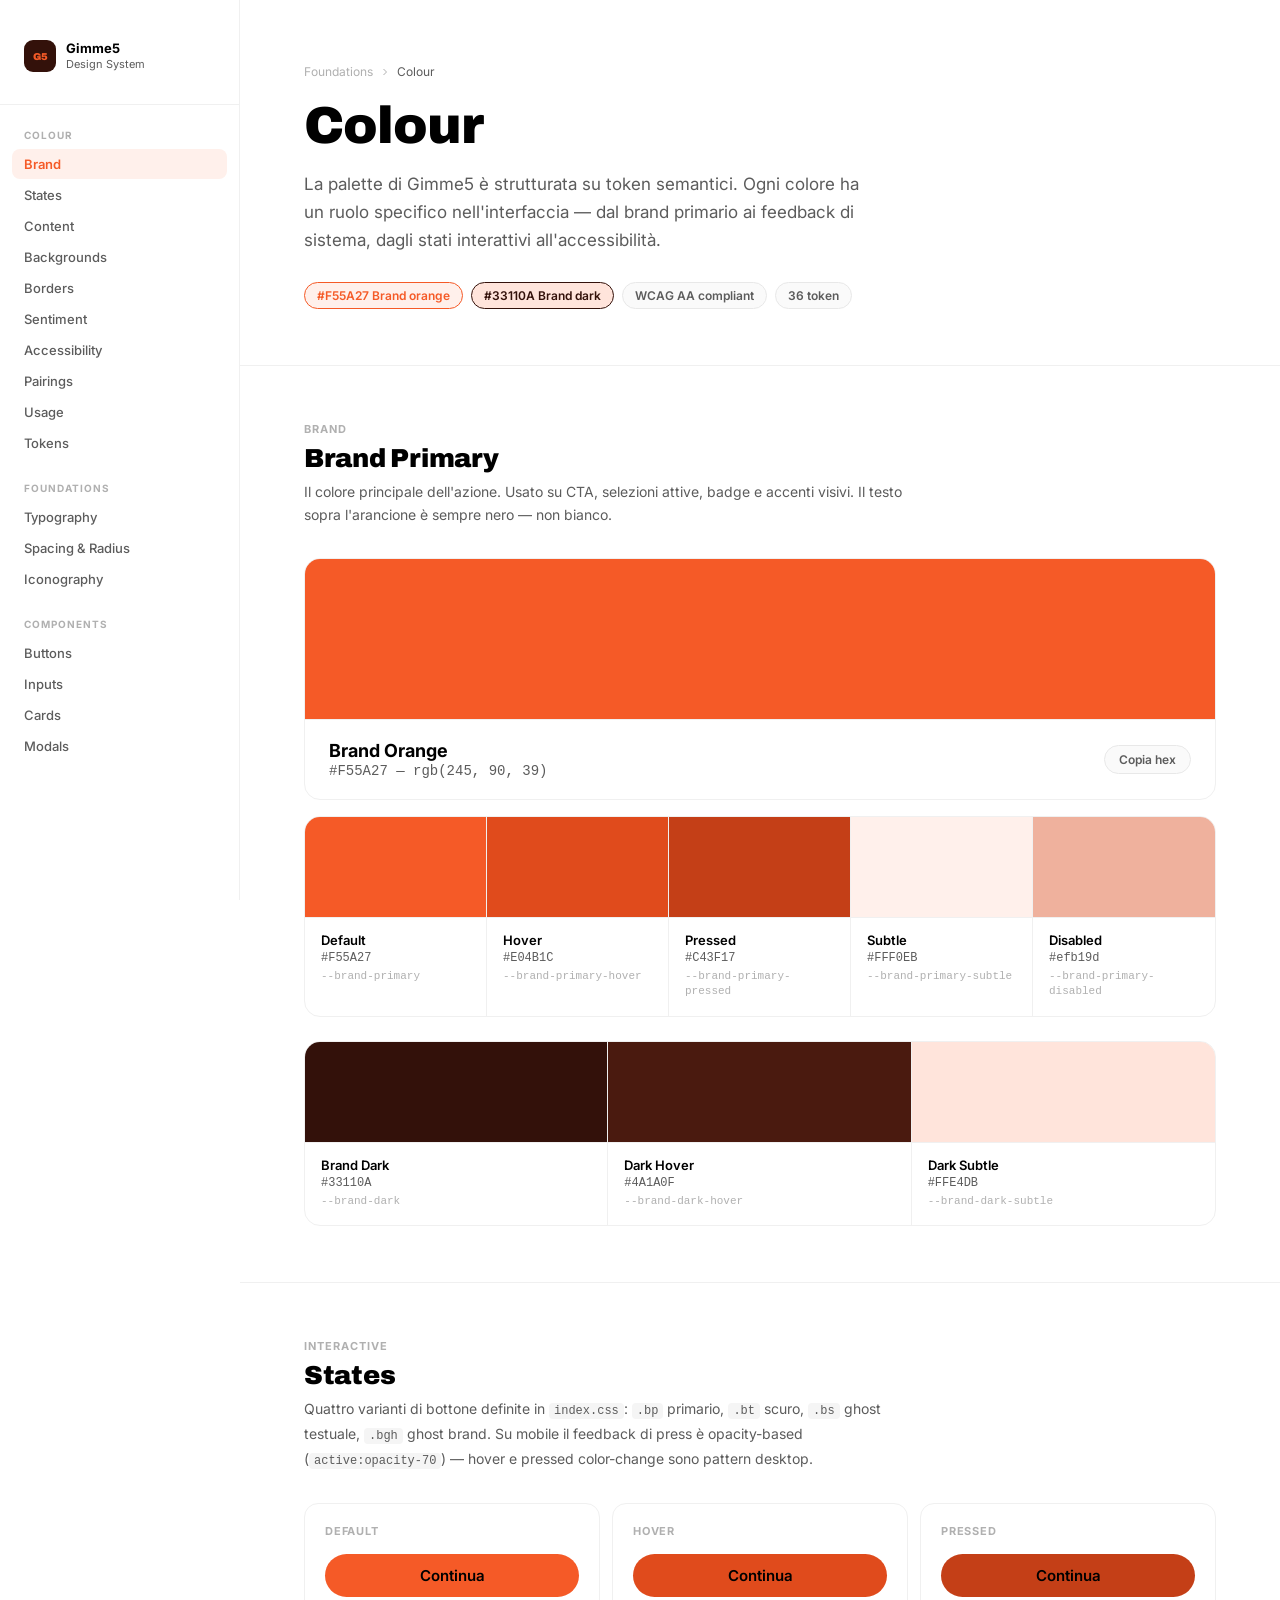
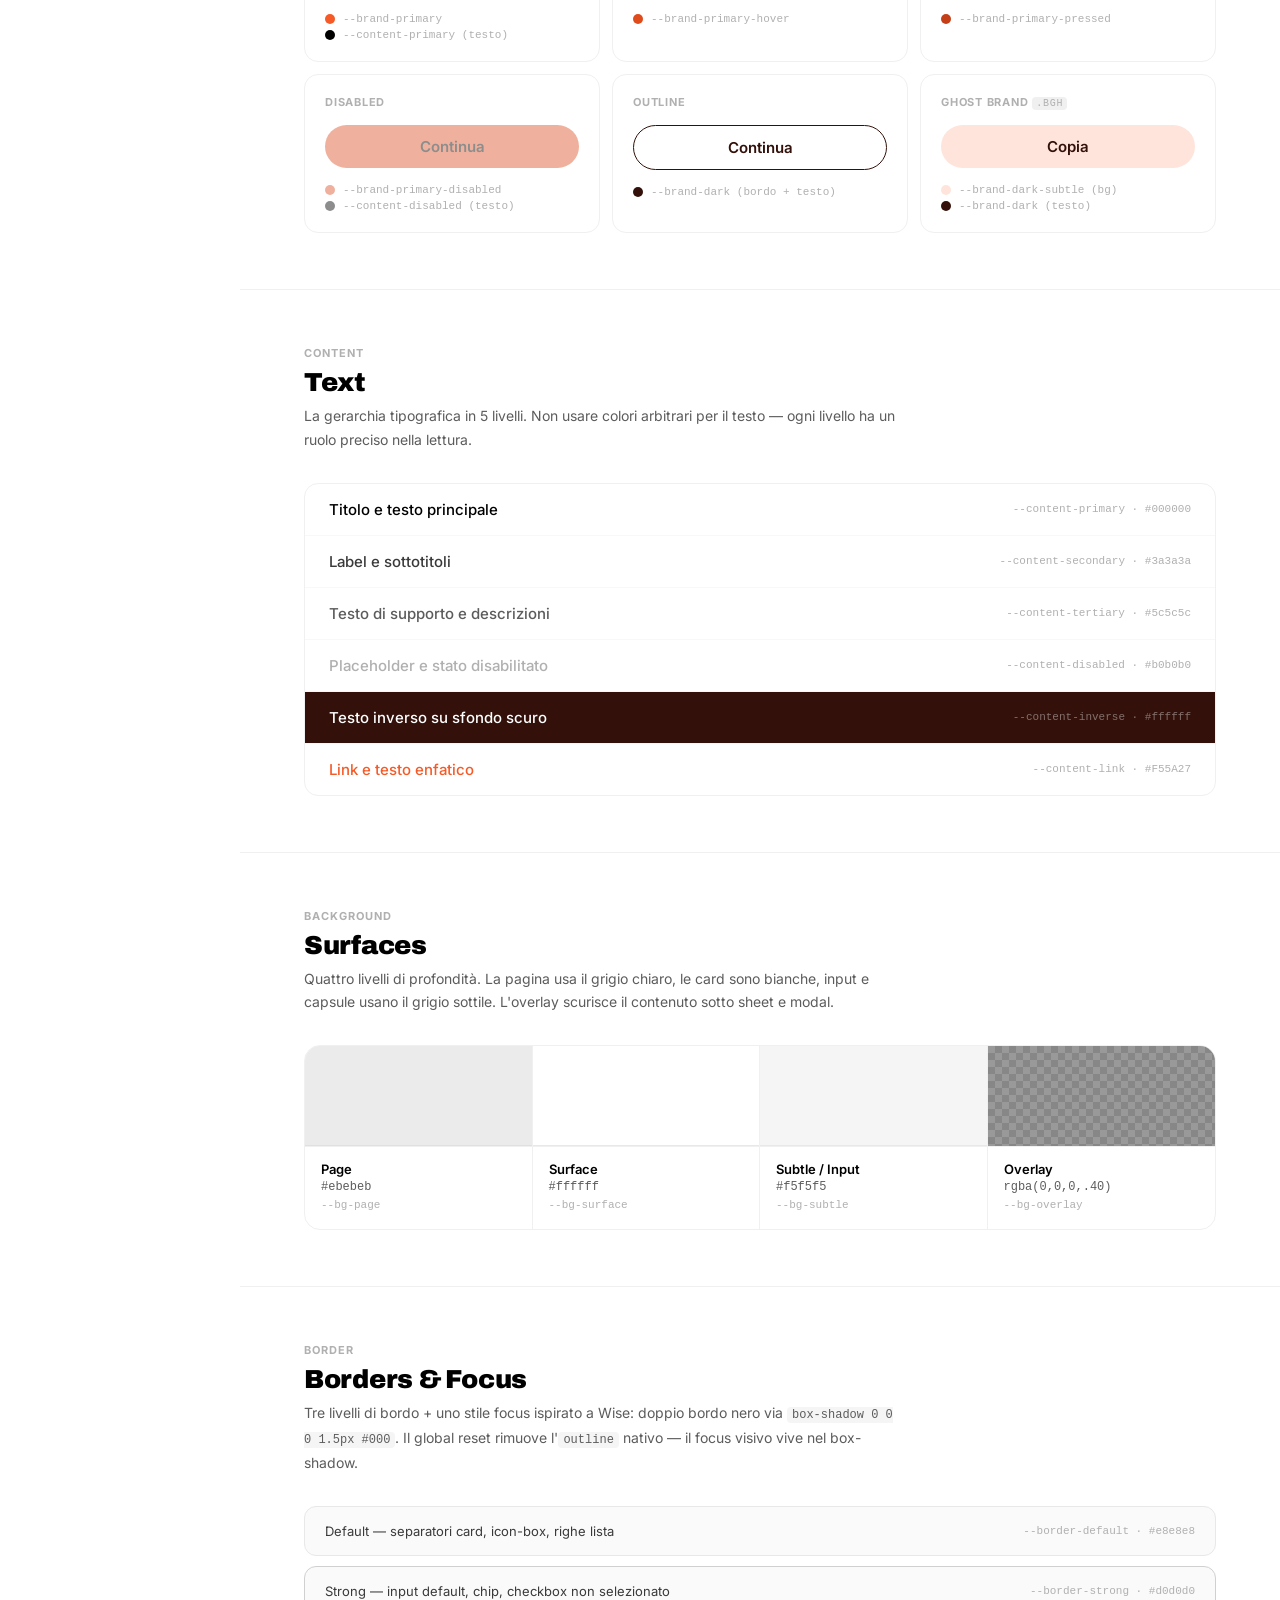
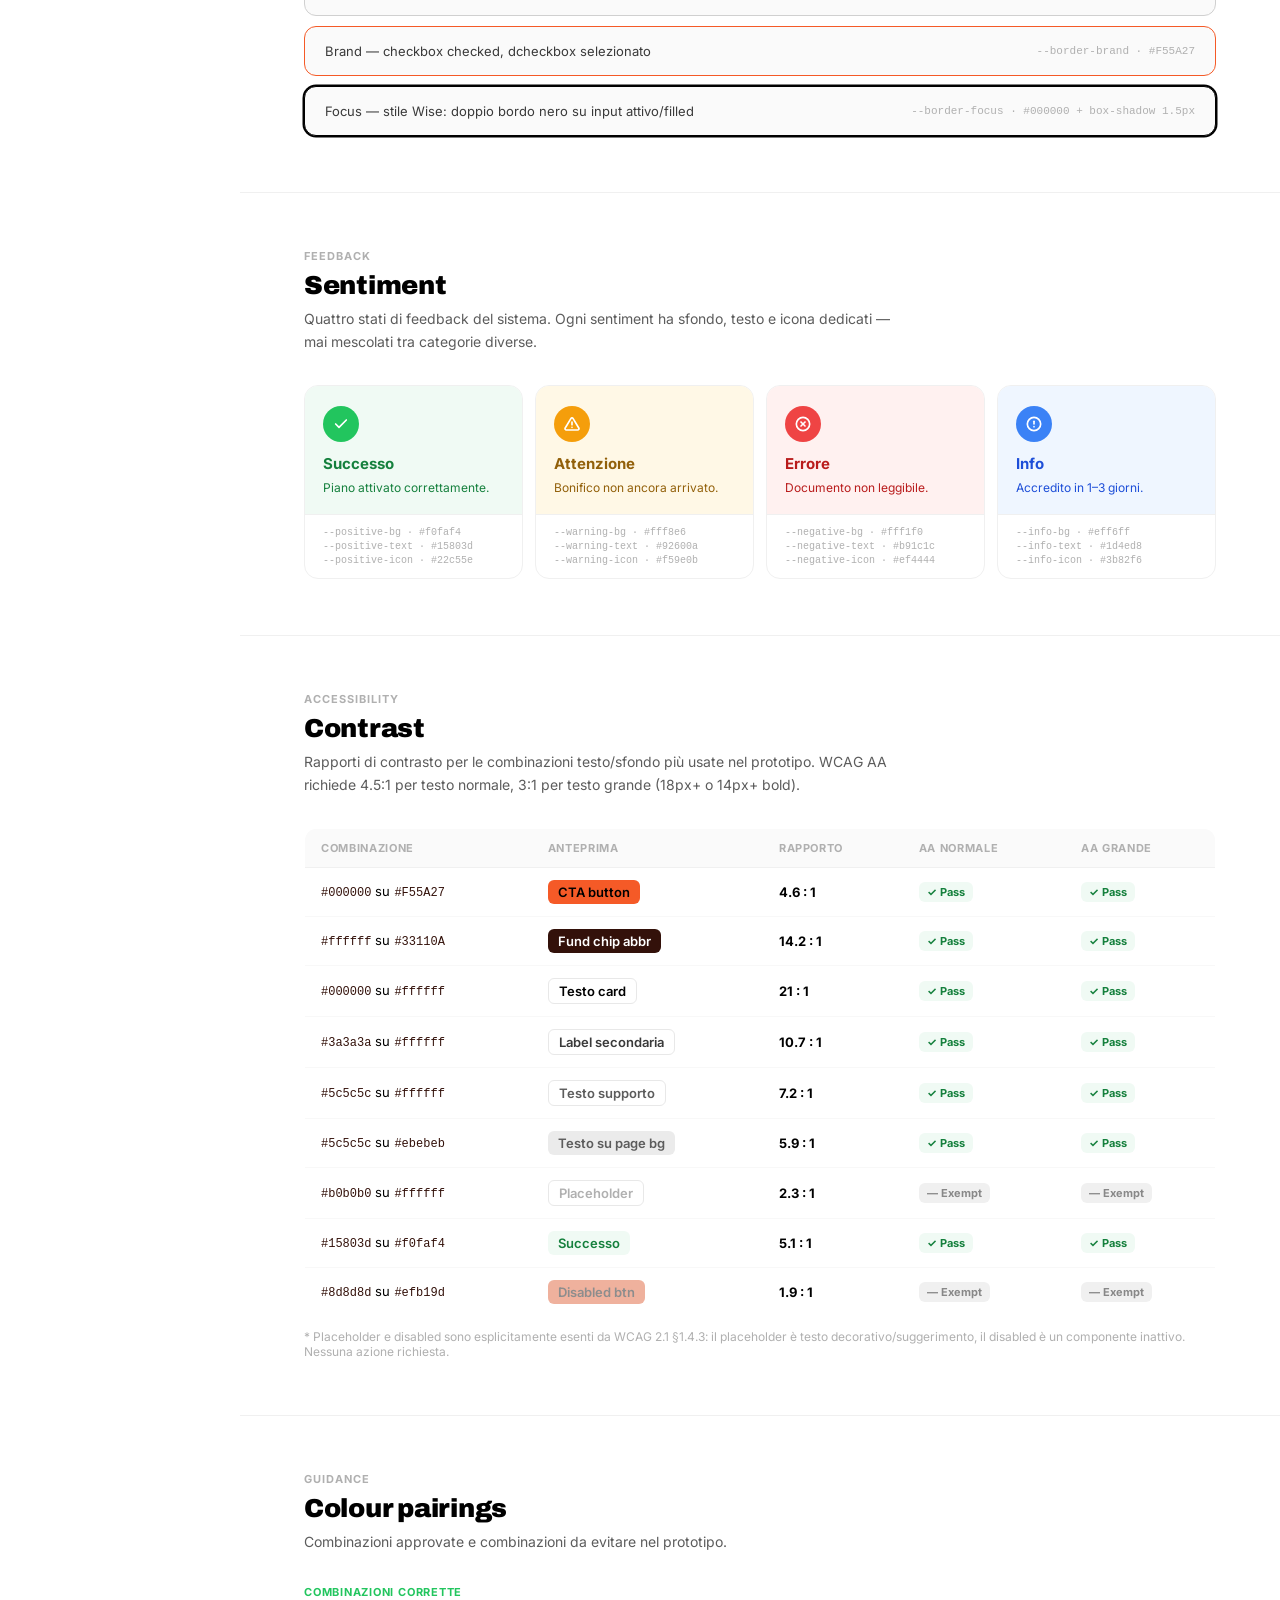
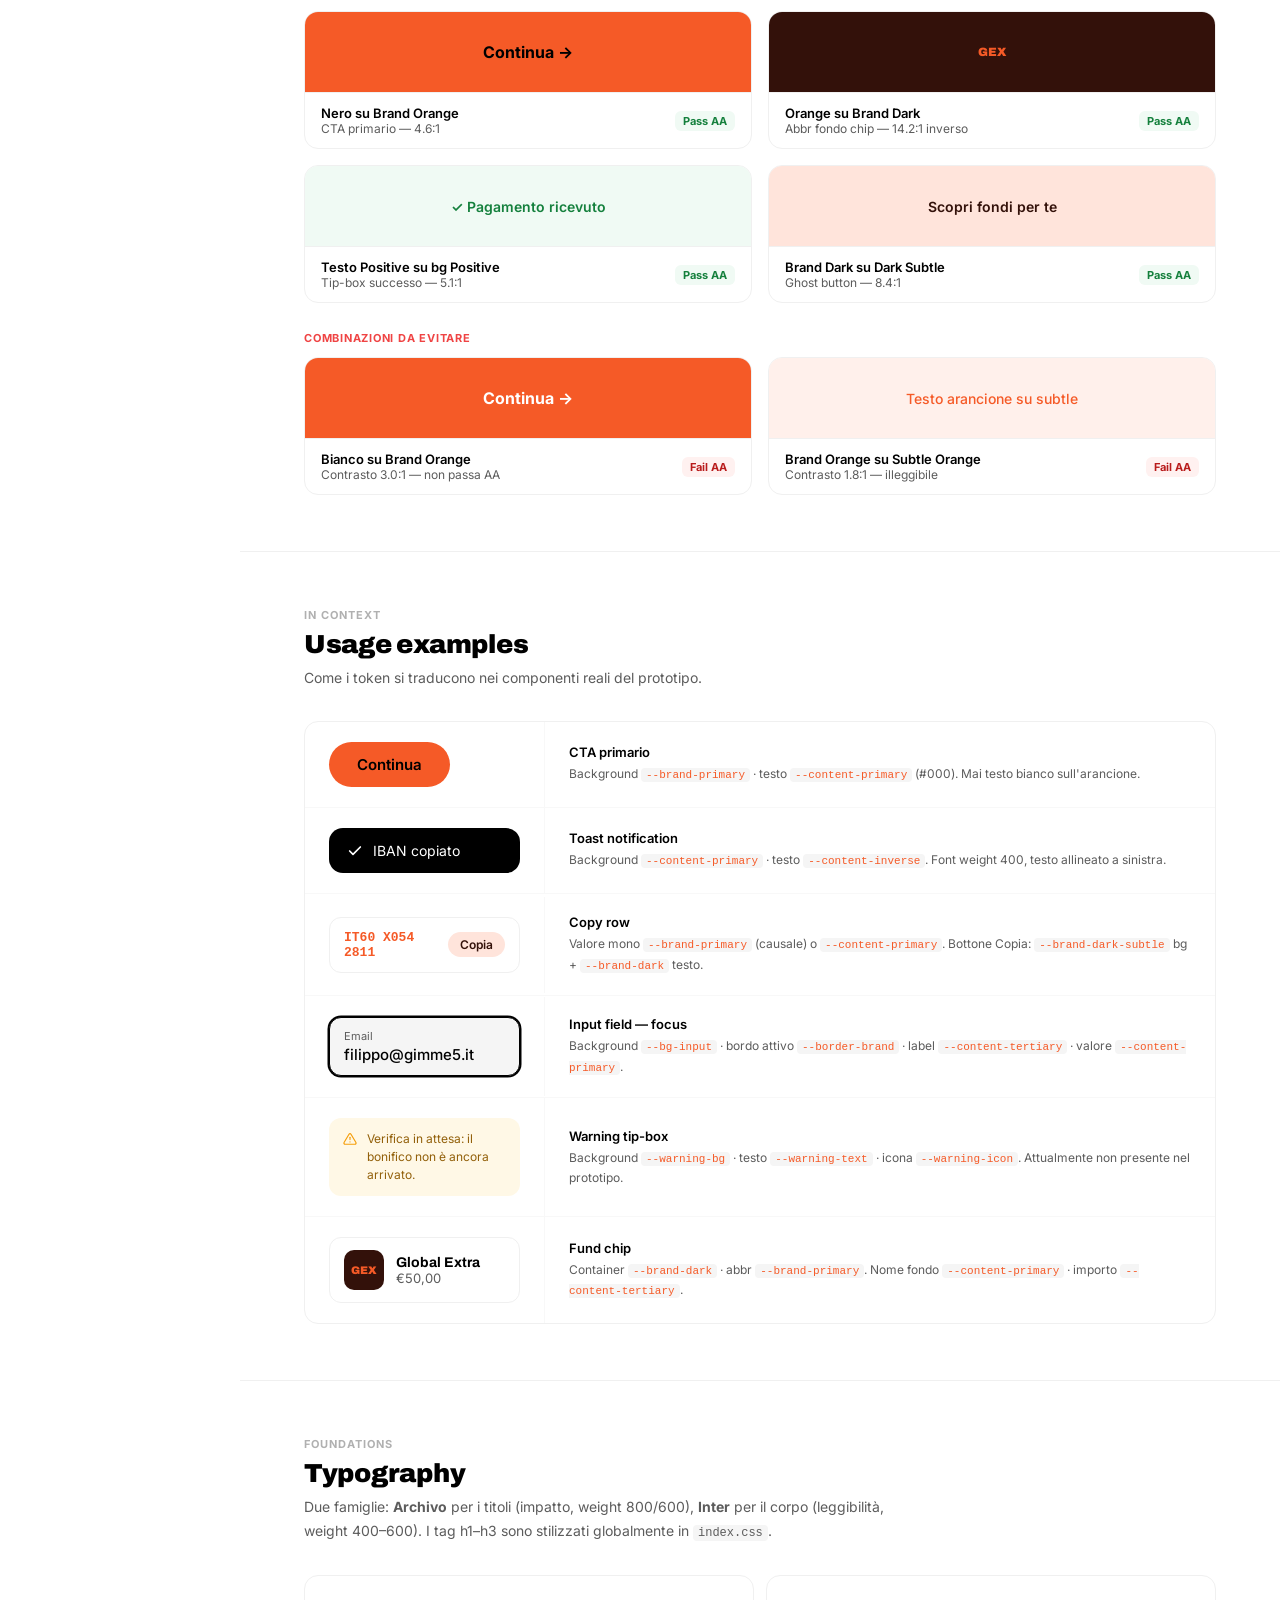
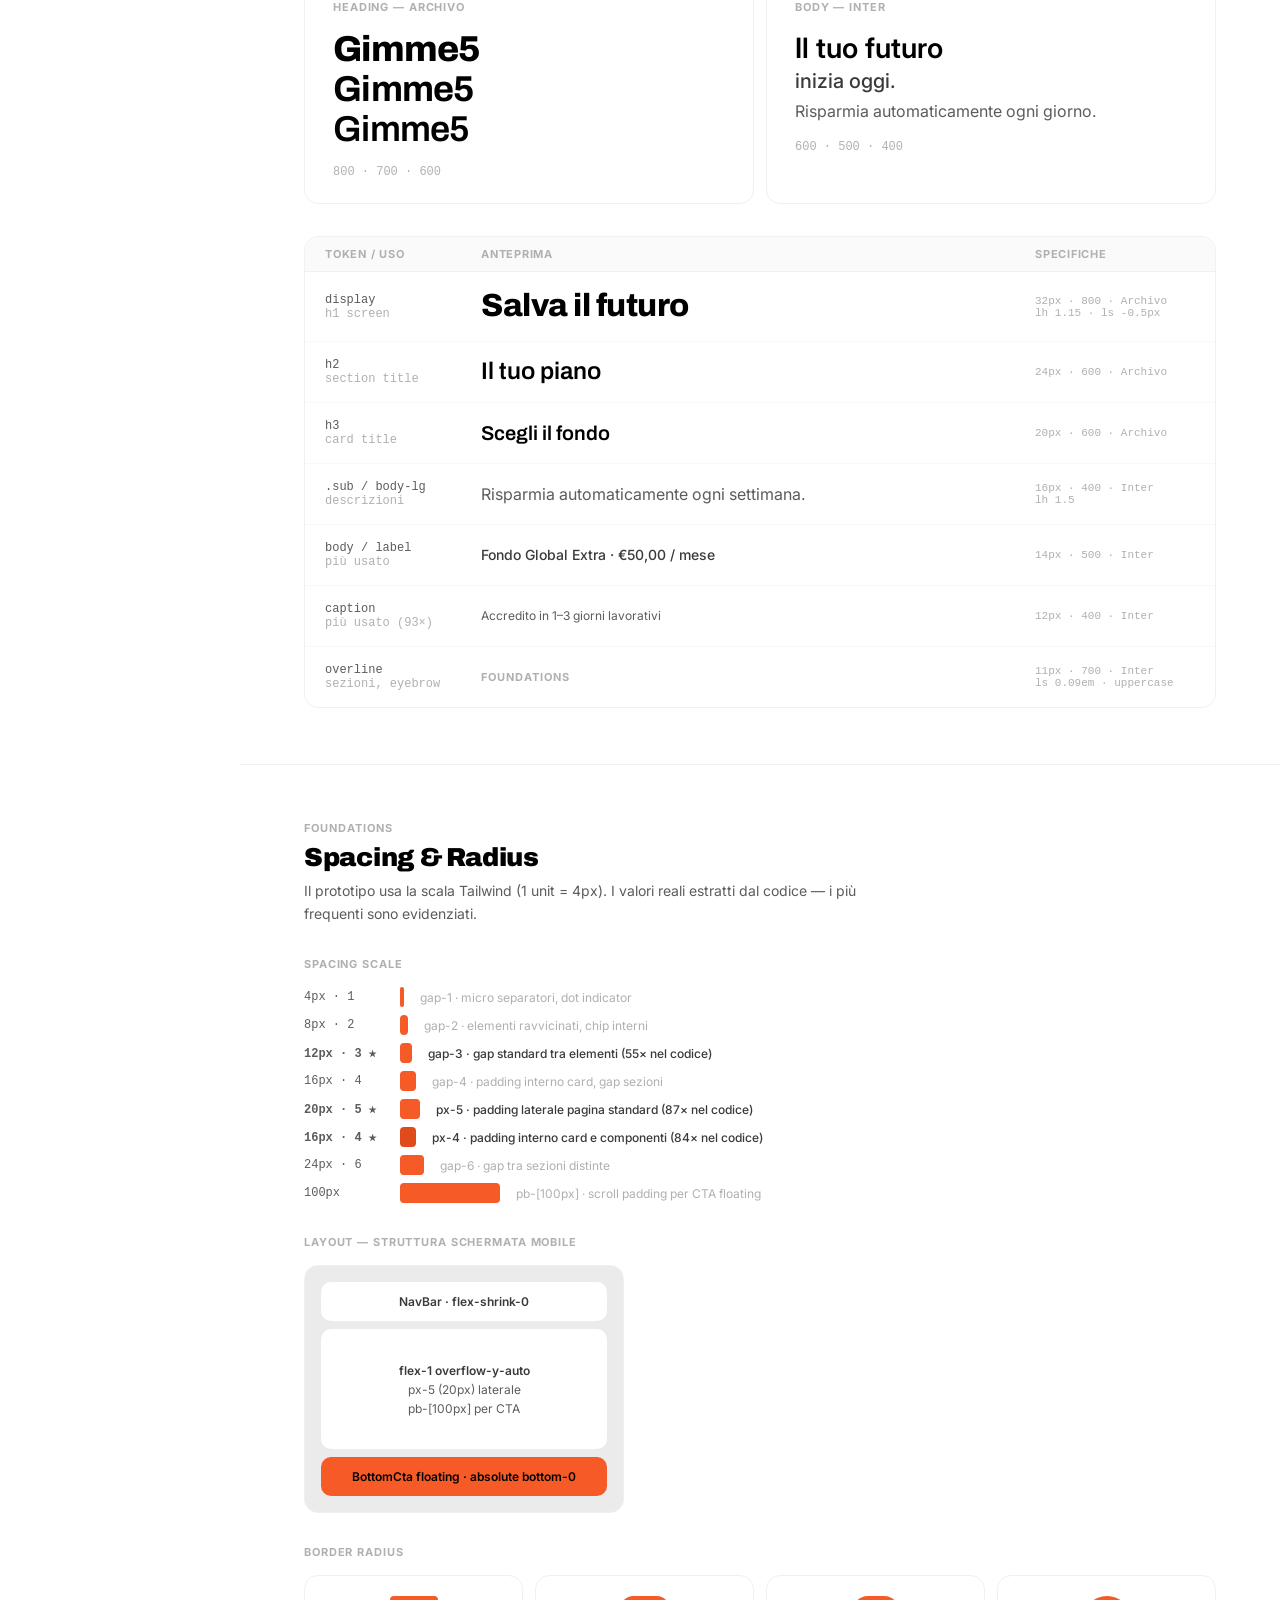
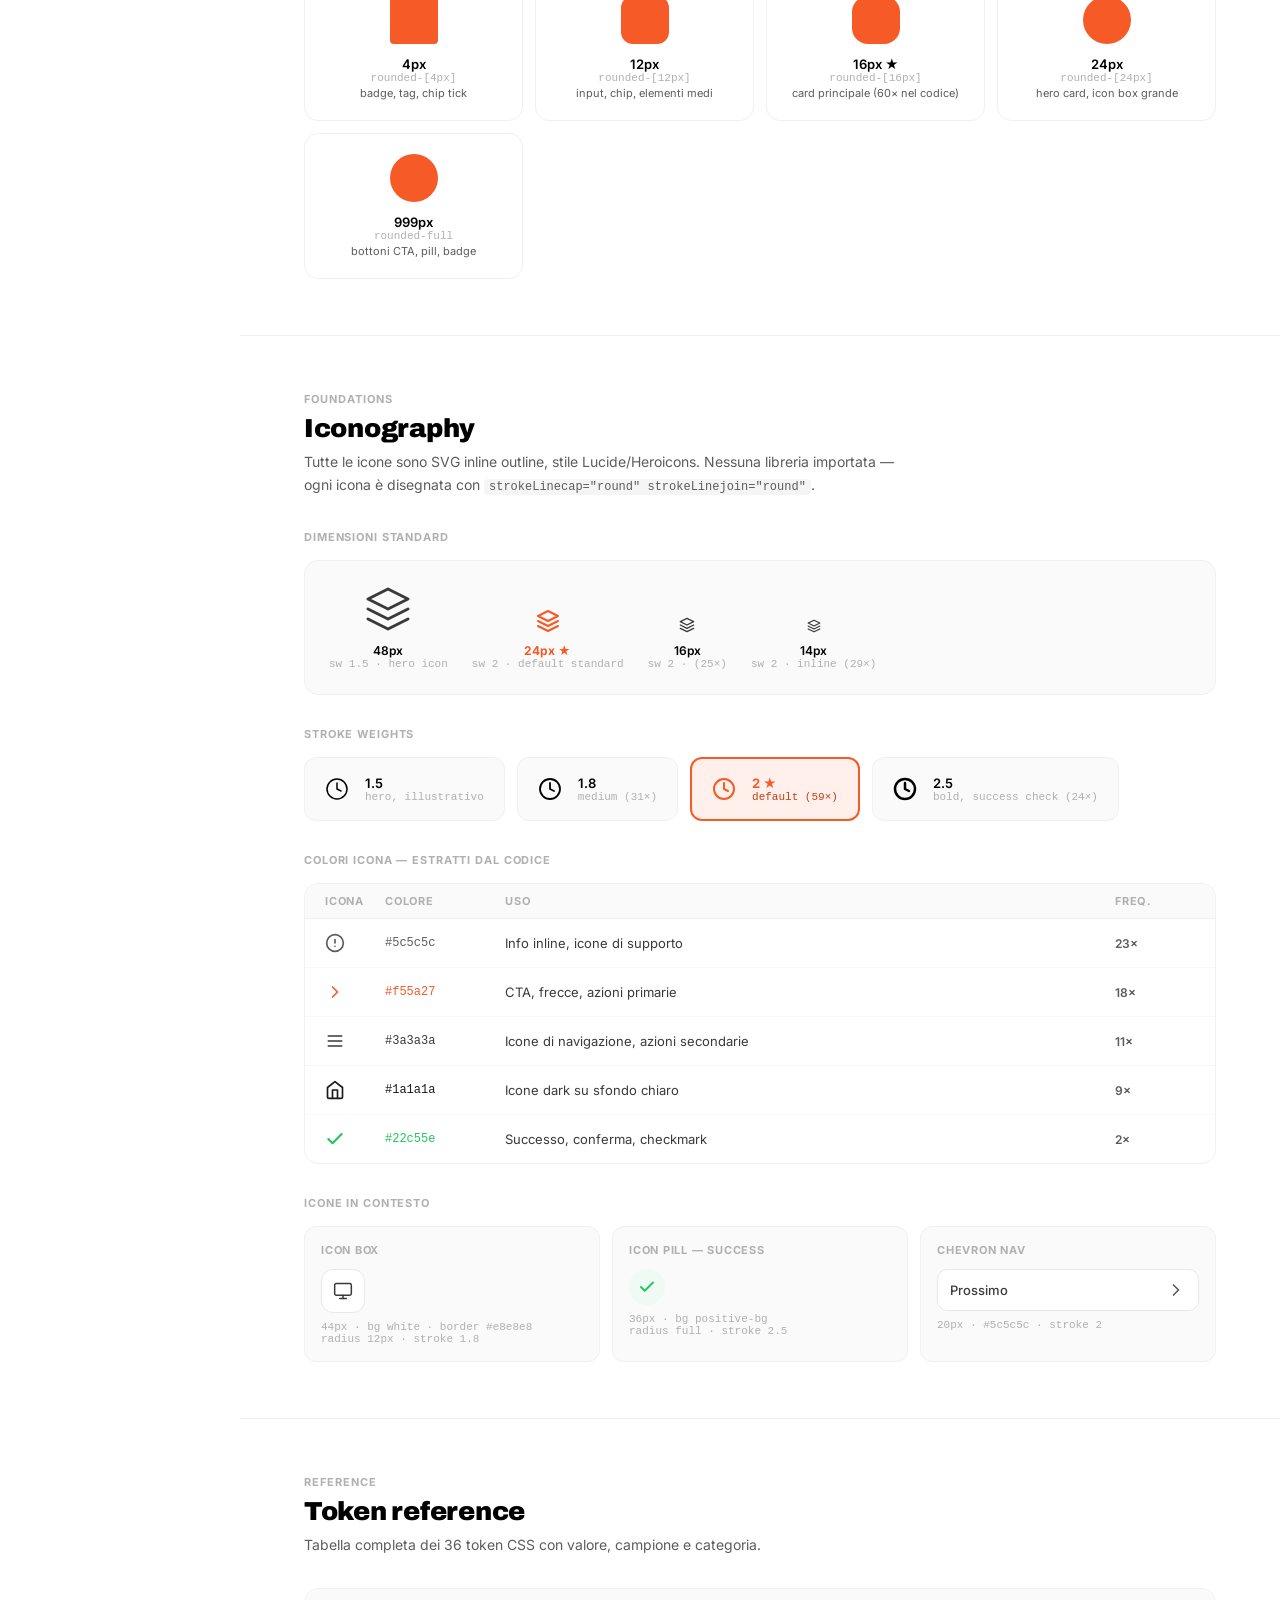
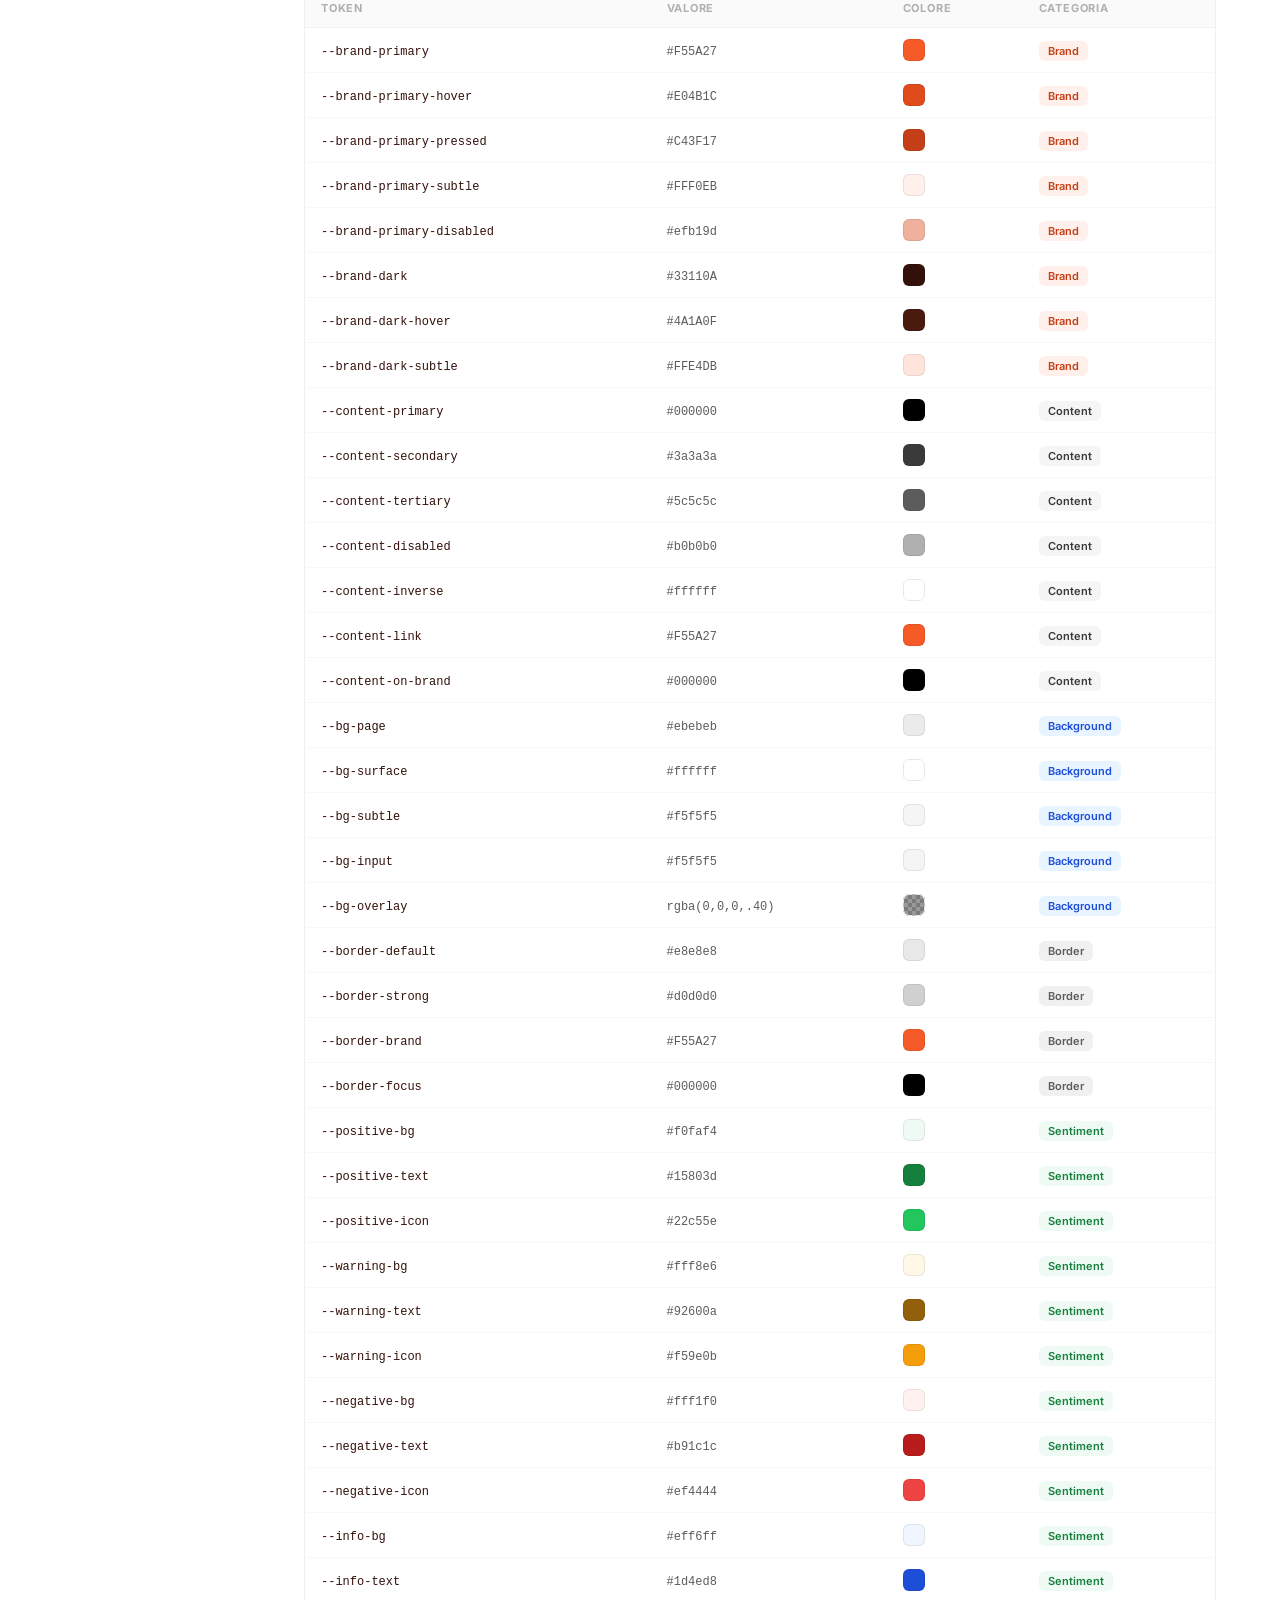
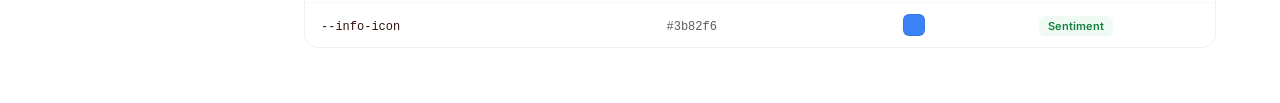
<file: palette.html>
<!DOCTYPE html>
<html lang="it">
<head>
  <meta charset="UTF-8" />
  <meta name="viewport" content="width=device-width, initial-scale=1.0" />
  <title>Gimme5 Design System — Colour</title>
  <link rel="preconnect" href="https://fonts.googleapis.com" />
  <link href="https://fonts.googleapis.com/css2?family=Inter:wght@400;500;600;700&family=Archivo:wght@700;800;900&display=swap" rel="stylesheet" />
  <style>
    *, *::before, *::after { box-sizing: border-box; margin: 0; padding: 0; }

    :root {
      --brand-primary:          #F55A27;
      --brand-primary-hover:    #E04B1C;
      --brand-primary-pressed:  #C43F17;
      --brand-primary-subtle:   #FFF0EB;
      --brand-primary-disabled: #efb19d;
      --brand-dark:             #33110A;
      --brand-dark-hover:       #4A1A0F;
      --brand-dark-subtle:      #FFE4DB;
      --content-primary:        #000000;
      --content-secondary:      #3a3a3a;
      --content-tertiary:       #5c5c5c;
      --content-disabled:       #b0b0b0;
      --content-inverse:        #ffffff;
      --content-link:           #F55A27;
      --content-on-brand:       #000000;
      --bg-page:                #ebebeb;
      --bg-surface:             #ffffff;
      --bg-subtle:              #f5f5f5;
      --bg-overlay:             rgba(0,0,0,.40);
      --border-default:         #e8e8e8;
      --border-strong:          #d0d0d0;
      --border-brand:           #F55A27;
      --border-focus:           #000000;
      --positive-bg:            #f0faf4;
      --positive-text:          #15803d;
      --positive-icon:          #22c55e;
      --warning-bg:             #fff8e6;
      --warning-text:           #92600a;
      --warning-icon:           #f59e0b;
      --negative-bg:            #fff1f0;
      --negative-text:          #b91c1c;
      --negative-icon:          #ef4444;
      --info-bg:                #eff6ff;
      --info-text:              #1d4ed8;
      --info-icon:              #3b82f6;
    }

    html { scroll-behavior: smooth; }

    body {
      font-family: 'Inter', sans-serif;
      background: #ffffff;
      color: #000000;
      min-height: 100vh;
      -webkit-font-smoothing: antialiased;
    }

    /* ── LAYOUT ─────────────────────────────────────────── */
    .layout { display: flex; min-height: 100vh; }

    /* ── SIDEBAR ─────────────────────────────────────────── */
    .sidebar {
      width: 240px;
      flex-shrink: 0;
      position: sticky;
      top: 0;
      height: 100vh;
      overflow-y: auto;
      border-right: 1px solid #f0f0f0;
      padding: 40px 0 40px;
      display: flex;
      flex-direction: column;
    }
    .sidebar-logo {
      display: flex;
      align-items: center;
      gap: 10px;
      padding: 0 24px 32px;
      border-bottom: 1px solid #f0f0f0;
      margin-bottom: 24px;
    }
    .sidebar-logo-mark {
      width: 32px; height: 32px;
      background: #33110A;
      border-radius: 9px;
      display: flex; align-items: center; justify-content: center;
      font-family: 'Archivo', sans-serif;
      font-size: 10px; font-weight: 900;
      color: #F55A27;
      flex-shrink: 0;
    }
    .sidebar-logo-text {
      font-size: 13px; font-weight: 700; color: #000000; line-height: 1.2;
    }
    .sidebar-logo-sub {
      font-size: 11px; font-weight: 400; color: #5c5c5c;
    }
    .sidebar-section-label {
      font-size: 10px; font-weight: 700; letter-spacing: 0.1em;
      text-transform: uppercase; color: #b0b0b0;
      padding: 0 24px 8px;
    }
    .sidebar-nav { list-style: none; padding: 0 12px; }
    .sidebar-nav li a {
      display: block; padding: 7px 12px;
      font-size: 13px; font-weight: 500; color: #5c5c5c;
      text-decoration: none; border-radius: 8px;
      transition: background 0.1s, color 0.1s;
    }
    .sidebar-nav li a:hover { background: #f5f5f5; color: #000000; }
    .sidebar-nav li a.active { background: #FFF0EB; color: #F55A27; font-weight: 600; }
    .sidebar-nav li + li { margin-top: 1px; }

    /* ── MAIN ────────────────────────────────────────────── */
    .main { flex: 1; min-width: 0; }

    /* ── HERO ────────────────────────────────────────────── */
    .hero {
      padding: 64px 64px 56px;
      border-bottom: 1px solid #f0f0f0;
    }
    .breadcrumb {
      font-size: 12px; color: #b0b0b0;
      margin-bottom: 20px;
      display: flex; align-items: center; gap: 6px;
    }
    .breadcrumb span { color: #5c5c5c; }
    .hero h1 {
      font-family: 'Archivo', sans-serif;
      font-size: 52px; font-weight: 900; line-height: 1.05;
      letter-spacing: -0.02em;
      color: #000000;
      margin-bottom: 16px;
    }
    .hero-desc {
      font-size: 17px; color: #5c5c5c; line-height: 1.65;
      max-width: 560px;
    }
    .hero-pills {
      display: flex; gap: 8px; flex-wrap: wrap;
      margin-top: 28px;
    }
    .hero-pill {
      font-size: 12px; font-weight: 600;
      padding: 5px 12px; border-radius: 100px;
      border: 1px solid #e8e8e8; color: #5c5c5c;
      background: #fafafa;
    }
    .hero-pill.orange { background: #FFF0EB; border-color: #F55A27; color: #F55A27; }
    .hero-pill.dark   { background: #FFE4DB; border-color: #33110A; color: #33110A; }

    /* ── SECTION ─────────────────────────────────────────── */
    .section {
      padding: 56px 64px;
      border-bottom: 1px solid #f0f0f0;
    }
    .section:last-child { border-bottom: none; }

    .section-header { margin-bottom: 32px; }
    .section-eyebrow {
      font-size: 11px; font-weight: 700;
      letter-spacing: 0.09em; text-transform: uppercase;
      color: #b0b0b0; margin-bottom: 8px;
    }
    .section-title {
      font-family: 'Archivo', sans-serif;
      font-size: 26px; font-weight: 900;
      letter-spacing: -0.01em; color: #000000;
      margin-bottom: 8px;
    }
    .section-desc {
      font-size: 14px; color: #5c5c5c; line-height: 1.65;
      max-width: 600px;
    }

    /* ── SWATCH GRID ─────────────────────────────────────── */
    .swatch-grid {
      display: grid;
      grid-template-columns: repeat(5, 1fr);
      gap: 0;
      border: 1px solid #f0f0f0;
      border-radius: 16px;
      overflow: hidden;
    }
    .swatch-grid.cols-3 { grid-template-columns: repeat(3, 1fr); }
    .swatch-grid.cols-4 { grid-template-columns: repeat(4, 1fr); }
    .swatch-grid.cols-2 { grid-template-columns: repeat(2, 1fr); }

    .sw {
      display: flex; flex-direction: column;
      border-right: 1px solid #f0f0f0;
      cursor: default;
      transition: transform 0.15s;
    }
    .sw:last-child { border-right: none; }
    .sw:hover { transform: translateY(-2px); z-index: 1; }

    .sw-color {
      height: 100px;
      position: relative;
    }
    .sw-color.checkered {
      background-image:
        linear-gradient(45deg,#e0e0e0 25%,transparent 25%),
        linear-gradient(-45deg,#e0e0e0 25%,transparent 25%),
        linear-gradient(45deg,transparent 75%,#e0e0e0 75%),
        linear-gradient(-45deg,transparent 75%,#e0e0e0 75%);
      background-size: 14px 14px;
      background-position: 0 0,0 7px,7px -7px,-7px 0px;
    }
    .sw-color.checkered::after {
      content: ''; position: absolute; inset: 0;
      background: var(--overlay-color);
    }
    .sw-body { padding: 14px 16px 16px; border-top: 1px solid #f0f0f0; }
    .sw-name { font-size: 13px; font-weight: 600; color: #000000; margin-bottom: 3px; }
    .sw-hex  { font-size: 12px; font-family: monospace; color: #5c5c5c; margin-bottom: 4px; }
    .sw-token { font-size: 11px; font-family: monospace; color: #b0b0b0; line-height: 1.4; }

    /* ── WIDE SWATCH (for Brand Primary) ─────────────────── */
    .swatch-hero {
      border-radius: 16px; overflow: hidden;
      border: 1px solid #f0f0f0;
      margin-bottom: 16px;
    }
    .swatch-hero-color {
      height: 160px;
    }
    .swatch-hero-body {
      padding: 20px 24px;
      border-top: 1px solid #f0f0f0;
      display: flex; align-items: center; justify-content: space-between;
    }
    .swatch-hero-left .name { font-size: 18px; font-weight: 700; color: #000; margin-bottom: 2px; }
    .swatch-hero-left .hex  { font-size: 14px; font-family: monospace; color: #5c5c5c; }
    .copy-hex {
      font-size: 12px; font-weight: 600;
      padding: 6px 14px; border-radius: 100px;
      border: 1px solid #e8e8e8;
      background: #fafafa; color: #5c5c5c;
      cursor: pointer; font-family: 'Inter', sans-serif;
      transition: background 0.1s, border-color 0.1s, color 0.1s;
    }
    .copy-hex:hover { background: #f0f0f0; border-color: #d0d0d0; color: #000; }
    .copy-hex:focus-visible { outline: none; box-shadow: 0 0 0 1.5px #000, 0 0 0 3px rgba(0,0,0,0.12); border-radius: 100px; }

    /* ── CONTRAST TABLE ──────────────────────────────────── */
    .contrast-table {
      width: 100%; border-collapse: collapse;
      border: 1px solid #f0f0f0; border-radius: 12px; overflow: hidden;
      font-size: 13px;
    }
    .contrast-table thead tr { background: #fafafa; }
    .contrast-table th {
      text-align: left; padding: 12px 16px;
      font-size: 11px; font-weight: 700; letter-spacing: 0.06em;
      text-transform: uppercase; color: #b0b0b0;
      border-bottom: 1px solid #f0f0f0;
    }
    .contrast-table th:first-child { border-radius: 12px 0 0 0; }
    .contrast-table th:last-child  { border-radius: 0 12px 0 0; }
    .contrast-table td {
      padding: 12px 16px; border-bottom: 1px solid #f8f8f8;
      vertical-align: middle;
    }
    .contrast-table tr:last-child td { border-bottom: none; }
    .contrast-table tr:hover td { background: #fafafa; }
    .badge {
      display: inline-flex; align-items: center; gap: 4px;
      font-size: 11px; font-weight: 700;
      padding: 3px 8px; border-radius: 6px;
    }
    .badge.pass { background: #f0faf4; color: #15803d; }
    .badge.fail { background: #fff1f0; color: #b91c1c; }
    .badge.large { background: #fff8e6; color: #92600a; }
    .preview-text {
      display: inline-block; padding: 4px 10px;
      border-radius: 6px; font-weight: 600; font-size: 13px;
    }

    /* ── PAIRINGS ────────────────────────────────────────── */
    .pairing-grid {
      display: grid; grid-template-columns: 1fr 1fr; gap: 16px;
    }
    .pairing-card {
      border: 1px solid #f0f0f0; border-radius: 14px; overflow: hidden;
    }
    .pairing-preview {
      height: 80px;
      display: flex; align-items: center; justify-content: center;
      font-size: 15px; font-weight: 600;
    }
    .pairing-footer {
      padding: 12px 16px;
      border-top: 1px solid #f0f0f0;
      display: flex; align-items: center; justify-content: space-between;
    }
    .pairing-label { font-size: 12px; color: #5c5c5c; }
    .pairing-label strong { display: block; font-size: 13px; font-weight: 600; color: #000; }

    /* ── INTERACTIVE STATES ──────────────────────────────── */
    .states-grid {
      display: grid; grid-template-columns: repeat(3, 1fr); gap: 12px;
    }
    .state-card {
      border: 1px solid #f0f0f0; border-radius: 14px; padding: 20px;
      display: flex; flex-direction: column; gap: 16px;
    }
    .state-label {
      font-size: 11px; font-weight: 700; letter-spacing: 0.07em;
      text-transform: uppercase; color: #b0b0b0;
    }
    .state-btn {
      font-family: 'Inter', sans-serif;
      font-size: 15px; font-weight: 600;
      padding: 12px 24px; border-radius: 100px;
      border: none; cursor: pointer;
      width: 100%;
    }
    .state-btn:focus-visible { outline: none; box-shadow: 0 0 0 1.5px #000, 0 0 0 3px rgba(0,0,0,0.12); }
    .state-desc { font-size: 12px; color: #5c5c5c; line-height: 1.5; }
    .state-tokens { display: flex; flex-direction: column; gap: 4px; }
    .state-token-row { display: flex; align-items: center; gap: 8px; }
    .state-dot { width: 10px; height: 10px; border-radius: 50%; flex-shrink: 0; }
    .state-token-name { font-size: 11px; font-family: monospace; color: #b0b0b0; }

    /* ── SENTIMENT ───────────────────────────────────────── */
    .sentiment-grid {
      display: grid; grid-template-columns: repeat(4, 1fr); gap: 12px;
    }
    .sentiment-card {
      border-radius: 14px; overflow: hidden;
      border: 1px solid #f0f0f0;
    }
    .sentiment-top {
      padding: 20px 18px 16px;
    }
    .sentiment-icon {
      width: 36px; height: 36px; border-radius: 50%;
      display: flex; align-items: center; justify-content: center;
      margin-bottom: 12px;
    }
    .sentiment-name { font-size: 15px; font-weight: 700; margin-bottom: 6px; }
    .sentiment-example { font-size: 12px; line-height: 1.55; }
    .sentiment-bottom {
      border-top: 1px solid rgba(0,0,0,0.06);
      padding: 12px 18px;
      display: flex; flex-direction: column; gap: 3px;
    }
    .sentiment-token { font-size: 10px; font-family: monospace; color: #b0b0b0; }

    /* ── TEXT RAMP ───────────────────────────────────────── */
    .text-ramp {
      border: 1px solid #f0f0f0; border-radius: 14px; overflow: hidden;
    }
    .text-row {
      display: flex; align-items: center; justify-content: space-between;
      padding: 16px 24px;
      border-bottom: 1px solid #f8f8f8;
    }
    .text-row:last-child { border-bottom: none; }
    .text-row:hover { background: #fafafa; }
    .text-sample { font-size: 15px; font-weight: 500; }
    .text-meta { font-size: 11px; font-family: monospace; color: #b0b0b0; text-align: right; }

    /* ── BORDER RAMP ─────────────────────────────────────── */
    .border-ramp { display: flex; flex-direction: column; gap: 10px; }
    .border-row {
      border-radius: 12px; padding: 16px 20px;
      display: flex; align-items: center; justify-content: space-between;
      background: #fafafa;
      font-size: 13px; color: #3a3a3a;
    }
    .border-tag { font-size: 11px; font-family: monospace; color: #b0b0b0; }

    /* ── USAGE EXAMPLES ──────────────────────────────────── */
    .usage-grid { display: flex; flex-direction: column; gap: 0; border: 1px solid #f0f0f0; border-radius: 14px; overflow: hidden; }
    .usage-row {
      display: flex; align-items: center; gap: 0;
      border-bottom: 1px solid #f8f8f8;
    }
    .usage-row:last-child { border-bottom: none; }
    .usage-row:hover { background: #fafafa; }
    .usage-preview {
      width: 240px; flex-shrink: 0;
      padding: 20px 24px;
      border-right: 1px solid #f8f8f8;
    }
    .usage-info { padding: 20px 24px; flex: 1; }
    .usage-title { font-size: 13px; font-weight: 600; color: #000; margin-bottom: 4px; }
    .usage-desc { font-size: 12px; color: #5c5c5c; line-height: 1.6; }
    .usage-desc code {
      font-family: monospace; font-size: 11px;
      background: #f5f5f5; padding: 1px 5px; border-radius: 4px;
      color: #F55A27;
    }

    /* ── TOKEN TABLE ─────────────────────────────────────── */
    .token-table { width: 100%; border-collapse: collapse; font-size: 13px; }
    .token-table thead tr { background: #fafafa; }
    .token-table th {
      text-align: left; padding: 12px 16px;
      font-size: 11px; font-weight: 700;
      letter-spacing: 0.07em; text-transform: uppercase;
      color: #b0b0b0; border-bottom: 1px solid #f0f0f0;
    }
    .token-table td { padding: 11px 16px; border-bottom: 1px solid #f8f8f8; vertical-align: middle; }
    .token-table tr:last-child td { border-bottom: none; }
    .token-table tr:hover td { background: #fafafa; }
    .token-name { font-family: monospace; font-size: 12px; color: #33110A; }
    .token-val  { font-family: monospace; font-size: 12px; color: #5c5c5c; }
    .cat-badge {
      font-size: 11px; font-weight: 600;
      padding: 3px 9px; border-radius: 6px;
    }

    /* Swatch dot in table */
    .color-dot {
      width: 22px; height: 22px; border-radius: 6px;
      border: 1px solid rgba(0,0,0,0.08);
      display: inline-block; vertical-align: middle;
      position: relative; overflow: hidden;
    }

    /* ── DEMO COMPONENTS ─────────────────────────────────── */
    .demo-cta {
      font-family: 'Inter', sans-serif;
      font-size: 15px; font-weight: 600;
      padding: 13px 28px; border-radius: 100px;
      border: none; cursor: pointer;
      background: #F55A27; color: #000000;
      display: inline-block;
    }
    .demo-toast {
      background: #000000; color: #ffffff;
      border-radius: 14px; padding: 14px 18px;
      font-size: 14px; font-weight: 400;
      display: inline-flex; align-items: center; gap: 10px;
      width: 100%;
    }
    .demo-copy-row {
      background: #ffffff; border-radius: 12px;
      border: 1px solid #f0f0f0;
      padding: 12px 14px;
      display: flex; align-items: center; justify-content: space-between; gap: 12px;
    }
    .demo-copy-row .mono { font-family: monospace; font-size: 13px; font-weight: 700; color: #F55A27; }
    .demo-copy-btn {
      font-family: 'Inter', sans-serif;
      font-size: 12px; font-weight: 600;
      padding: 5px 12px; border-radius: 100px;
      border: none; cursor: pointer;
      background: #FFE4DB; color: #33110A;
    }
    .demo-input {
      background: #f5f5f5; border-radius: 12px;
      padding: 11px 14px;
    }
    .demo-input .label { font-size: 11px; color: #5c5c5c; margin-bottom: 2px; }
    .demo-input .value { font-size: 15px; color: #000000; font-weight: 500; }
    /* Focus Wise-style: double black line */
    .demo-input.focused { border: 1.5px solid #000000; box-shadow: 0 0 0 1.5px #000000; }

    /* ── FOCUS — Wise style: double black line via box-shadow ── */
    :focus-visible {
      outline: none;
      box-shadow: 0 0 0 1.5px #000000, 0 0 0 3px rgba(0,0,0,0.12);
      border-radius: 6px;
    }

    /* ── RESPONSIVE ──────────────────────────────────────── */
    @media (max-width: 1100px) {
      .sidebar { display: none; }
      .hero { padding: 48px 40px 44px; }
      .section { padding: 44px 40px; }
    }
    @media (max-width: 720px) {
      .hero { padding: 36px 24px 36px; }
      .hero h1 { font-size: 36px; }
      .section { padding: 36px 24px; }
      .swatch-grid { grid-template-columns: repeat(2, 1fr); }
      .states-grid { grid-template-columns: 1fr 1fr; }
      .sentiment-grid { grid-template-columns: 1fr 1fr; }
      .pairing-grid { grid-template-columns: 1fr; }
      .usage-preview { width: 180px; }
    }
  </style>
</head>
<body>
<div class="layout">

  <!-- ── SIDEBAR ──────────────────────────────────────── -->
  <aside class="sidebar" aria-label="Navigazione design system">
    <div class="sidebar-logo">
      <div class="sidebar-logo-mark" aria-hidden="true">G5</div>
      <div>
        <div class="sidebar-logo-text">Gimme5</div>
        <div class="sidebar-logo-sub">Design System</div>
      </div>
    </div>
    <div class="sidebar-section-label">Colour</div>
    <ul class="sidebar-nav">
      <li><a href="#brand">Brand</a></li>
      <li><a href="#states">States</a></li>
      <li><a href="#content">Content</a></li>
      <li><a href="#backgrounds">Backgrounds</a></li>
      <li><a href="#borders">Borders</a></li>
      <li><a href="#sentiment">Sentiment</a></li>
      <li><a href="#accessibility">Accessibility</a></li>
      <li><a href="#pairings">Pairings</a></li>
      <li><a href="#usage">Usage</a></li>
      <li><a href="#tokens">Tokens</a></li>
    </ul>
    <div class="sidebar-section-label" style="margin-top:24px;">Foundations</div>
    <ul class="sidebar-nav">
      <li><a href="#typography">Typography</a></li>
      <li><a href="#spacing">Spacing & Radius</a></li>
      <li><a href="#iconography">Iconography</a></li>
    </ul>
    <div class="sidebar-section-label" style="margin-top:24px;">Components</div>
    <ul class="sidebar-nav">
      <li><a href="#">Buttons</a></li>
      <li><a href="#">Inputs</a></li>
      <li><a href="#">Cards</a></li>
      <li><a href="#">Modals</a></li>
    </ul>
  </aside>

  <!-- ── MAIN ─────────────────────────────────────────── -->
  <main class="main">

    <!-- HERO -->
    <div class="hero">
      <nav class="breadcrumb" aria-label="Breadcrumb">
        Foundations <svg aria-hidden="true" width="12" height="12" viewBox="0 0 24 24" fill="none" stroke="currentColor" stroke-width="2"><polyline points="9 18 15 12 9 6"/></svg> <span>Colour</span>
      </nav>
      <h1>Colour</h1>
      <p class="hero-desc">La palette di Gimme5 è strutturata su token semantici. Ogni colore ha un ruolo specifico nell'interfaccia — dal brand primario ai feedback di sistema, dagli stati interattivi all'accessibilità.</p>
      <div class="hero-pills" aria-label="Colori principali del brand">
        <span class="hero-pill orange">#F55A27 Brand orange</span>
        <span class="hero-pill dark">#33110A Brand dark</span>
        <span class="hero-pill">WCAG AA compliant</span>
        <span class="hero-pill">36 token</span>
      </div>
    </div>

    <!-- ── BRAND PRIMARY ─────────────────────────────── -->
    <section class="section" id="brand" aria-labelledby="brand-title">
      <div class="section-header">
        <div class="section-eyebrow">Brand</div>
        <h2 class="section-title" id="brand-title">Brand Primary</h2>
        <p class="section-desc">Il colore principale dell'azione. Usato su CTA, selezioni attive, badge e accenti visivi. Il testo sopra l'arancione è sempre nero — non bianco.</p>
      </div>

      <div class="swatch-hero" aria-label="Colore brand primario: arancione #F55A27">
        <div class="swatch-hero-color" style="background:#F55A27;"></div>
        <div class="swatch-hero-body">
          <div class="swatch-hero-left">
            <div class="name">Brand Orange</div>
            <div class="hex">#F55A27 — rgb(245, 90, 39)</div>
          </div>
          <button class="copy-hex" onclick="copy('#F55A27', this)" aria-label="Copia valore colore #F55A27">Copia hex</button>
        </div>
      </div>

      <div class="swatch-grid cols-5" role="list" aria-label="Varianti colore brand primario">
        <div class="sw" role="listitem">
          <div class="sw-color" style="background:#F55A27;" aria-hidden="true"></div>
          <div class="sw-body">
            <div class="sw-name">Default</div>
            <div class="sw-hex">#F55A27</div>
            <div class="sw-token">--brand-primary</div>
          </div>
        </div>
        <div class="sw" role="listitem">
          <div class="sw-color" style="background:#E04B1C;" aria-hidden="true"></div>
          <div class="sw-body">
            <div class="sw-name">Hover</div>
            <div class="sw-hex">#E04B1C</div>
            <div class="sw-token">--brand-primary-hover</div>
          </div>
        </div>
        <div class="sw" role="listitem">
          <div class="sw-color" style="background:#C43F17;" aria-hidden="true"></div>
          <div class="sw-body">
            <div class="sw-name">Pressed</div>
            <div class="sw-hex">#C43F17</div>
            <div class="sw-token">--brand-primary-pressed</div>
          </div>
        </div>
        <div class="sw" role="listitem">
          <div class="sw-color" style="background:#FFF0EB;" aria-hidden="true"></div>
          <div class="sw-body">
            <div class="sw-name">Subtle</div>
            <div class="sw-hex">#FFF0EB</div>
            <div class="sw-token">--brand-primary-subtle</div>
          </div>
        </div>
        <div class="sw" role="listitem">
          <div class="sw-color" style="background:#efb19d;" aria-hidden="true"></div>
          <div class="sw-body">
            <div class="sw-name">Disabled</div>
            <div class="sw-hex">#efb19d</div>
            <div class="sw-token">--brand-primary-disabled</div>
          </div>
        </div>
      </div>

      <div style="margin-top:24px;">
        <div class="swatch-grid cols-3" role="list" aria-label="Varianti colore brand scuro">
          <div class="sw" role="listitem">
            <div class="sw-color" style="background:#33110A;" aria-hidden="true"></div>
            <div class="sw-body">
              <div class="sw-name">Brand Dark</div>
              <div class="sw-hex">#33110A</div>
              <div class="sw-token">--brand-dark</div>
            </div>
          </div>
          <div class="sw" role="listitem">
            <div class="sw-color" style="background:#4A1A0F;" aria-hidden="true"></div>
            <div class="sw-body">
              <div class="sw-name">Dark Hover</div>
              <div class="sw-hex">#4A1A0F</div>
              <div class="sw-token">--brand-dark-hover</div>
            </div>
          </div>
          <div class="sw" role="listitem">
            <div class="sw-color" style="background:#FFE4DB;" aria-hidden="true"></div>
            <div class="sw-body">
              <div class="sw-name">Dark Subtle</div>
              <div class="sw-hex">#FFE4DB</div>
              <div class="sw-token">--brand-dark-subtle</div>
            </div>
          </div>
        </div>
      </div>
    </section>

    <!-- ── INTERACTIVE STATES ────────────────────────── -->
    <section class="section" id="states" aria-labelledby="states-title">
      <div class="section-header">
        <div class="section-eyebrow">Interactive</div>
        <h2 class="section-title" id="states-title">States</h2>
        <p class="section-desc">Quattro varianti di bottone definite in <code style="font-family:monospace;font-size:12px;background:#f5f5f5;padding:1px 5px;border-radius:4px;">index.css</code>: <code style="font-family:monospace;font-size:12px;background:#f5f5f5;padding:1px 5px;border-radius:4px;">.bp</code> primario, <code style="font-family:monospace;font-size:12px;background:#f5f5f5;padding:1px 5px;border-radius:4px;">.bt</code> scuro, <code style="font-family:monospace;font-size:12px;background:#f5f5f5;padding:1px 5px;border-radius:4px;">.bs</code> ghost testuale, <code style="font-family:monospace;font-size:12px;background:#f5f5f5;padding:1px 5px;border-radius:4px;">.bgh</code> ghost brand. Su mobile il feedback di press è opacity-based (<code style="font-family:monospace;font-size:12px;background:#f5f5f5;padding:1px 5px;border-radius:4px;">active:opacity-70</code>) — hover e pressed color-change sono pattern desktop.</p>
      </div>
      <div class="states-grid" role="list">

        <div class="state-card" role="listitem">
          <div class="state-label">Default</div>
          <button class="state-btn" style="background:#F55A27;color:#000000;" aria-label="Bottone stato default">Continua</button>
          <div class="state-tokens">
            <div class="state-token-row">
              <div class="state-dot" style="background:#F55A27;" aria-hidden="true"></div>
              <span class="state-token-name">--brand-primary</span>
            </div>
            <div class="state-token-row">
              <div class="state-dot" style="background:#000000;" aria-hidden="true"></div>
              <span class="state-token-name">--content-primary (testo)</span>
            </div>
          </div>
        </div>

        <div class="state-card" role="listitem">
          <div class="state-label">Hover</div>
          <button class="state-btn" tabindex="-1" aria-hidden="true" style="background:#E04B1C;color:#000000;">Continua</button>
          <div class="state-tokens">
            <div class="state-token-row">
              <div class="state-dot" style="background:#E04B1C;" aria-hidden="true"></div>
              <span class="state-token-name">--brand-primary-hover</span>
            </div>
          </div>
        </div>

        <div class="state-card" role="listitem">
          <div class="state-label">Pressed</div>
          <button class="state-btn" tabindex="-1" aria-hidden="true" style="background:#C43F17;color:#000000;">Continua</button>
          <div class="state-tokens">
            <div class="state-token-row">
              <div class="state-dot" style="background:#C43F17;" aria-hidden="true"></div>
              <span class="state-token-name">--brand-primary-pressed</span>
            </div>
          </div>
        </div>

        <div class="state-card" role="listitem">
          <div class="state-label">Disabled</div>
          <button class="state-btn" disabled style="background:#efb19d;color:#8d8d8d;" aria-label="Bottone disabilitato">Continua</button>
          <div class="state-tokens">
            <div class="state-token-row">
              <div class="state-dot" style="background:#efb19d;" aria-hidden="true"></div>
              <span class="state-token-name">--brand-primary-disabled</span>
            </div>
            <div class="state-token-row">
              <div class="state-dot" style="background:#8d8d8d;" aria-hidden="true"></div>
              <span class="state-token-name">--content-disabled (testo)</span>
            </div>
          </div>
        </div>

        <div class="state-card" role="listitem">
          <div class="state-label">Outline</div>
          <button class="state-btn" style="background:transparent;color:#33110A;border:1.5px solid #33110A;" aria-label="Bottone variante outline">Continua</button>
          <div class="state-tokens">
            <div class="state-token-row">
              <div class="state-dot" style="background:#33110A;" aria-hidden="true"></div>
              <span class="state-token-name">--brand-dark (bordo + testo)</span>
            </div>
          </div>
        </div>

        <div class="state-card" role="listitem">
          <div class="state-label">Ghost brand <code style="font-family:monospace;font-size:10px;background:#f0f0f0;padding:1px 4px;border-radius:4px;font-weight:400;">.bgh</code></div>
          <button class="state-btn" style="background:#FFE4DB;color:#33110A;" aria-label="Bottone variante ghost brand">Copia</button>
          <div class="state-tokens">
            <div class="state-token-row">
              <div class="state-dot" style="background:#FFE4DB;" aria-hidden="true"></div>
              <span class="state-token-name">--brand-dark-subtle (bg)</span>
            </div>
            <div class="state-token-row">
              <div class="state-dot" style="background:#33110A;" aria-hidden="true"></div>
              <span class="state-token-name">--brand-dark (testo)</span>
            </div>
          </div>
        </div>

      </div>
    </section>

    <!-- ── CONTENT / TEXT ────────────────────────────── -->
    <section class="section" id="content" aria-labelledby="content-title">
      <div class="section-header">
        <div class="section-eyebrow">Content</div>
        <h2 class="section-title" id="content-title">Text</h2>
        <p class="section-desc">La gerarchia tipografica in 5 livelli. Non usare colori arbitrari per il testo — ogni livello ha un ruolo preciso nella lettura.</p>
      </div>
      <div class="text-ramp" role="list" aria-label="Gerarchia colori testo">
        <div class="text-row" role="listitem">
          <span class="text-sample" style="color:#000000;">Titolo e testo principale</span>
          <span class="text-meta">--content-primary · #000000</span>
        </div>
        <div class="text-row" role="listitem">
          <span class="text-sample" style="color:#3a3a3a;">Label e sottotitoli</span>
          <span class="text-meta">--content-secondary · #3a3a3a</span>
        </div>
        <div class="text-row" role="listitem">
          <span class="text-sample" style="color:#5c5c5c;">Testo di supporto e descrizioni</span>
          <span class="text-meta">--content-tertiary · #5c5c5c</span>
        </div>
        <div class="text-row" role="listitem">
          <span class="text-sample" style="color:#b0b0b0;">Placeholder e stato disabilitato</span>
          <span class="text-meta">--content-disabled · #b0b0b0</span>
        </div>
        <div class="text-row" role="listitem" style="background:#33110A;">
          <span class="text-sample" style="color:#ffffff;">Testo inverso su sfondo scuro</span>
          <span class="text-meta" style="color:rgba(255,255,255,0.4);">--content-inverse · #ffffff</span>
        </div>
        <div class="text-row" role="listitem">
          <span class="text-sample" style="color:#F55A27;">Link e testo enfatico</span>
          <span class="text-meta">--content-link · #F55A27</span>
        </div>
      </div>
    </section>

    <!-- ── BACKGROUND ────────────────────────────────── -->
    <section class="section" id="backgrounds" aria-labelledby="bg-title">
      <div class="section-header">
        <div class="section-eyebrow">Background</div>
        <h2 class="section-title" id="bg-title">Surfaces</h2>
        <p class="section-desc">Quattro livelli di profondità. La pagina usa il grigio chiaro, le card sono bianche, input e capsule usano il grigio sottile. L'overlay scurisce il contenuto sotto sheet e modal.</p>
      </div>
      <div class="swatch-grid cols-4" role="list" aria-label="Colori di sfondo">
        <div class="sw" role="listitem">
          <div class="sw-color" style="background:#ebebeb;border-bottom:1px solid #e0e0e0;" aria-hidden="true"></div>
          <div class="sw-body">
            <div class="sw-name">Page</div>
            <div class="sw-hex">#ebebeb</div>
            <div class="sw-token">--bg-page</div>
          </div>
        </div>
        <div class="sw" role="listitem">
          <div class="sw-color" style="background:#ffffff;border-bottom:1px solid #e8e8e8;" aria-hidden="true"></div>
          <div class="sw-body">
            <div class="sw-name">Surface</div>
            <div class="sw-hex">#ffffff</div>
            <div class="sw-token">--bg-surface</div>
          </div>
        </div>
        <div class="sw" role="listitem">
          <div class="sw-color" style="background:#f5f5f5;border-bottom:1px solid #e8e8e8;" aria-hidden="true"></div>
          <div class="sw-body">
            <div class="sw-name">Subtle / Input</div>
            <div class="sw-hex">#f5f5f5</div>
            <div class="sw-token">--bg-subtle</div>
          </div>
        </div>
        <div class="sw" role="listitem">
          <div class="sw-color checkered" style="--overlay-color: rgba(0,0,0,0.40);" aria-hidden="true"></div>
          <div class="sw-body">
            <div class="sw-name">Overlay</div>
            <div class="sw-hex">rgba(0,0,0,.40)</div>
            <div class="sw-token">--bg-overlay</div>
          </div>
        </div>
      </div>
    </section>

    <!-- ── BORDER ────────────────────────────────────── -->
    <section class="section" id="borders" aria-labelledby="border-title">
      <div class="section-header">
        <div class="section-eyebrow">Border</div>
        <h2 class="section-title" id="border-title">Borders & Focus</h2>
        <p class="section-desc">Tre livelli di bordo + uno stile focus ispirato a Wise: doppio bordo nero via <code style="font-family:monospace;font-size:12px;background:#f5f5f5;padding:1px 5px;border-radius:4px;">box-shadow 0 0 0 1.5px #000</code>. Il global reset rimuove l'<code style="font-family:monospace;font-size:12px;background:#f5f5f5;padding:1px 5px;border-radius:4px;">outline</code> nativo — il focus visivo vive nel box-shadow.</p>
      </div>
      <div class="border-ramp" role="list">
        <div class="border-row" style="border:1px solid #e8e8e8;" role="listitem">
          <span>Default — separatori card, icon-box, righe lista</span>
          <span class="border-tag">--border-default · #e8e8e8</span>
        </div>
        <div class="border-row" style="border:1.5px solid #d0d0d0;" role="listitem">
          <span>Strong — input default, chip, checkbox non selezionato</span>
          <span class="border-tag">--border-strong · #d0d0d0</span>
        </div>
        <div class="border-row" style="border:1.5px solid #F55A27;" role="listitem">
          <span>Brand — checkbox checked, dcheckbox selezionato</span>
          <span class="border-tag">--border-brand · #F55A27</span>
        </div>
        <div class="border-row" style="border:1.5px solid #000000;box-shadow:0 0 0 1.5px #000000;" role="listitem">
          <span>Focus — stile Wise: doppio bordo nero su input attivo/filled</span>
          <span class="border-tag">--border-focus · #000000 + box-shadow 1.5px</span>
        </div>
      </div>
    </section>

    <!-- ── SENTIMENT ─────────────────────────────────── -->
    <section class="section" id="sentiment" aria-labelledby="sentiment-title">
      <div class="section-header">
        <div class="section-eyebrow">Feedback</div>
        <h2 class="section-title" id="sentiment-title">Sentiment</h2>
        <p class="section-desc">Quattro stati di feedback del sistema. Ogni sentiment ha sfondo, testo e icona dedicati — mai mescolati tra categorie diverse.</p>
      </div>
      <div class="sentiment-grid" role="list">

        <div class="sentiment-card" role="listitem">
          <div class="sentiment-top" style="background:#f0faf4;">
            <div class="sentiment-icon" style="background:#22c55e;" aria-hidden="true">
              <svg width="16" height="16" viewBox="0 0 24 24" fill="none" stroke="white" stroke-width="2.5" stroke-linecap="round" stroke-linejoin="round" aria-hidden="true"><polyline points="20 6 9 17 4 12"/></svg>
            </div>
            <div class="sentiment-name" style="color:#15803d;">Successo</div>
            <div class="sentiment-example" style="color:#15803d;">Piano attivato correttamente.</div>
          </div>
          <div class="sentiment-bottom">
            <div class="sentiment-token">--positive-bg · #f0faf4</div>
            <div class="sentiment-token">--positive-text · #15803d</div>
            <div class="sentiment-token">--positive-icon · #22c55e</div>
          </div>
        </div>

        <div class="sentiment-card" role="listitem">
          <div class="sentiment-top" style="background:#fff8e6;">
            <div class="sentiment-icon" style="background:#f59e0b;" aria-hidden="true">
              <svg width="16" height="16" viewBox="0 0 24 24" fill="none" stroke="white" stroke-width="2.5" stroke-linecap="round" stroke-linejoin="round" aria-hidden="true"><path d="M10.29 3.86L1.82 18a2 2 0 001.71 3h16.94a2 2 0 001.71-3L13.71 3.86a2 2 0 00-3.42 0z"/><line x1="12" y1="9" x2="12" y2="13"/><line x1="12" y1="17" x2="12.01" y2="17"/></svg>
            </div>
            <div class="sentiment-name" style="color:#92600a;">Attenzione</div>
            <div class="sentiment-example" style="color:#92600a;">Bonifico non ancora arrivato.</div>
          </div>
          <div class="sentiment-bottom">
            <div class="sentiment-token">--warning-bg · #fff8e6</div>
            <div class="sentiment-token">--warning-text · #92600a</div>
            <div class="sentiment-token">--warning-icon · #f59e0b</div>
          </div>
        </div>

        <div class="sentiment-card" role="listitem">
          <div class="sentiment-top" style="background:#fff1f0;">
            <div class="sentiment-icon" style="background:#ef4444;" aria-hidden="true">
              <svg width="16" height="16" viewBox="0 0 24 24" fill="none" stroke="white" stroke-width="2.5" stroke-linecap="round" stroke-linejoin="round" aria-hidden="true"><circle cx="12" cy="12" r="10"/><line x1="15" y1="9" x2="9" y2="15"/><line x1="9" y1="9" x2="15" y2="15"/></svg>
            </div>
            <div class="sentiment-name" style="color:#b91c1c;">Errore</div>
            <div class="sentiment-example" style="color:#b91c1c;">Documento non leggibile.</div>
          </div>
          <div class="sentiment-bottom">
            <div class="sentiment-token">--negative-bg · #fff1f0</div>
            <div class="sentiment-token">--negative-text · #b91c1c</div>
            <div class="sentiment-token">--negative-icon · #ef4444</div>
          </div>
        </div>

        <div class="sentiment-card" role="listitem">
          <div class="sentiment-top" style="background:#eff6ff;">
            <div class="sentiment-icon" style="background:#3b82f6;" aria-hidden="true">
              <svg width="16" height="16" viewBox="0 0 24 24" fill="none" stroke="white" stroke-width="2.5" stroke-linecap="round" stroke-linejoin="round" aria-hidden="true"><circle cx="12" cy="12" r="10"/><line x1="12" y1="8" x2="12" y2="12"/><line x1="12" y1="16" x2="12.01" y2="16"/></svg>
            </div>
            <div class="sentiment-name" style="color:#1d4ed8;">Info</div>
            <div class="sentiment-example" style="color:#1d4ed8;">Accredito in 1–3 giorni.</div>
          </div>
          <div class="sentiment-bottom">
            <div class="sentiment-token">--info-bg · #eff6ff</div>
            <div class="sentiment-token">--info-text · #1d4ed8</div>
            <div class="sentiment-token">--info-icon · #3b82f6</div>
          </div>
        </div>

      </div>
    </section>

    <!-- ── ACCESSIBILITY ─────────────────────────────── -->
    <section class="section" id="accessibility" aria-labelledby="a11y-title">
      <div class="section-header">
        <div class="section-eyebrow">Accessibility</div>
        <h2 class="section-title" id="a11y-title">Contrast</h2>
        <p class="section-desc">Rapporti di contrasto per le combinazioni testo/sfondo più usate nel prototipo. WCAG AA richiede 4.5:1 per testo normale, 3:1 per testo grande (18px+ o 14px+ bold).</p>
      </div>
      <table class="contrast-table" aria-label="Tabella contrasto WCAG">
        <thead>
          <tr>
            <th scope="col">Combinazione</th>
            <th scope="col">Anteprima</th>
            <th scope="col">Rapporto</th>
            <th scope="col">AA normale</th>
            <th scope="col">AA grande</th>
          </tr>
        </thead>
        <tbody>
          <tr>
            <td><span class="token-name">#000000</span> su <span class="token-name">#F55A27</span></td>
            <td><span class="preview-text" style="background:#F55A27;color:#000000;">CTA button</span></td>
            <td><strong>4.6 : 1</strong></td>
            <td><span class="badge pass">✓ Pass</span></td>
            <td><span class="badge pass">✓ Pass</span></td>
          </tr>
          <tr>
            <td><span class="token-name">#ffffff</span> su <span class="token-name">#33110A</span></td>
            <td><span class="preview-text" style="background:#33110A;color:#ffffff;">Fund chip abbr</span></td>
            <td><strong>14.2 : 1</strong></td>
            <td><span class="badge pass">✓ Pass</span></td>
            <td><span class="badge pass">✓ Pass</span></td>
          </tr>
          <tr>
            <td><span class="token-name">#000000</span> su <span class="token-name">#ffffff</span></td>
            <td><span class="preview-text" style="background:#ffffff;color:#000000;border:1px solid #e8e8e8;">Testo card</span></td>
            <td><strong>21 : 1</strong></td>
            <td><span class="badge pass">✓ Pass</span></td>
            <td><span class="badge pass">✓ Pass</span></td>
          </tr>
          <tr>
            <td><span class="token-name">#3a3a3a</span> su <span class="token-name">#ffffff</span></td>
            <td><span class="preview-text" style="background:#ffffff;color:#3a3a3a;border:1px solid #e8e8e8;">Label secondaria</span></td>
            <td><strong>10.7 : 1</strong></td>
            <td><span class="badge pass">✓ Pass</span></td>
            <td><span class="badge pass">✓ Pass</span></td>
          </tr>
          <tr>
            <td><span class="token-name">#5c5c5c</span> su <span class="token-name">#ffffff</span></td>
            <td><span class="preview-text" style="background:#ffffff;color:#5c5c5c;border:1px solid #e8e8e8;">Testo supporto</span></td>
            <td><strong>7.2 : 1</strong></td>
            <td><span class="badge pass">✓ Pass</span></td>
            <td><span class="badge pass">✓ Pass</span></td>
          </tr>
          <tr>
            <td><span class="token-name">#5c5c5c</span> su <span class="token-name">#ebebeb</span></td>
            <td><span class="preview-text" style="background:#ebebeb;color:#5c5c5c;">Testo su page bg</span></td>
            <td><strong>5.9 : 1</strong></td>
            <td><span class="badge pass">✓ Pass</span></td>
            <td><span class="badge pass">✓ Pass</span></td>
          </tr>
          <tr>
            <td><span class="token-name">#b0b0b0</span> su <span class="token-name">#ffffff</span></td>
            <td><span class="preview-text" style="background:#ffffff;color:#b0b0b0;border:1px solid #e8e8e8;">Placeholder</span></td>
            <td><strong>2.3 : 1</strong></td>
            <td><span class="badge" style="background:#f0f0f0;color:#888;border-color:#ddd;">— Exempt</span></td>
            <td><span class="badge" style="background:#f0f0f0;color:#888;border-color:#ddd;">— Exempt</span></td>
          </tr>
          <tr>
            <td><span class="token-name">#15803d</span> su <span class="token-name">#f0faf4</span></td>
            <td><span class="preview-text" style="background:#f0faf4;color:#15803d;">Successo</span></td>
            <td><strong>5.1 : 1</strong></td>
            <td><span class="badge pass">✓ Pass</span></td>
            <td><span class="badge pass">✓ Pass</span></td>
          </tr>
          <tr>
            <td><span class="token-name">#8d8d8d</span> su <span class="token-name">#efb19d</span></td>
            <td><span class="preview-text" style="background:#efb19d;color:#8d8d8d;">Disabled btn</span></td>
            <td><strong>1.9 : 1</strong></td>
            <td><span class="badge" style="background:#f0f0f0;color:#888;border-color:#ddd;">— Exempt</span></td>
            <td><span class="badge" style="background:#f0f0f0;color:#888;border-color:#ddd;">— Exempt</span></td>
          </tr>
        </tbody>
      </table>
      <p style="font-size:12px;color:#b0b0b0;margin-top:12px;">* Placeholder e disabled sono esplicitamente esenti da WCAG 2.1 §1.4.3: il placeholder è testo decorativo/suggerimento, il disabled è un componente inattivo. Nessuna azione richiesta.</p>
    </section>

    <!-- ── PAIRINGS ──────────────────────────────────── -->
    <section class="section" id="pairings" aria-labelledby="pairings-title">
      <div class="section-header">
        <div class="section-eyebrow">Guidance</div>
        <h2 class="section-title" id="pairings-title">Colour pairings</h2>
        <p class="section-desc">Combinazioni approvate e combinazioni da evitare nel prototipo.</p>
      </div>

      <div style="margin-bottom:12px;font-size:11px;font-weight:700;letter-spacing:0.07em;text-transform:uppercase;color:#22c55e;">Combinazioni corrette</div>
      <div class="pairing-grid" style="margin-bottom:28px;" role="list" aria-label="Combinazioni di colori corrette">
        <div class="pairing-card" role="listitem">
          <div class="pairing-preview" style="background:#F55A27;">
            <span style="font-size:16px;font-weight:700;color:#000000;">Continua →</span>
          </div>
          <div class="pairing-footer">
            <div class="pairing-label">
              <strong>Nero su Brand Orange</strong>
              CTA primario — 4.6:1
            </div>
            <span class="badge pass">Pass AA</span>
          </div>
        </div>
        <div class="pairing-card" role="listitem">
          <div class="pairing-preview" style="background:#33110A;">
            <span style="font-size:12px;font-weight:900;font-family:'Archivo',sans-serif;color:#F55A27;">GEX</span>
          </div>
          <div class="pairing-footer">
            <div class="pairing-label">
              <strong>Orange su Brand Dark</strong>
              Abbr fondo chip — 14.2:1 inverso
            </div>
            <span class="badge pass">Pass AA</span>
          </div>
        </div>
        <div class="pairing-card" role="listitem">
          <div class="pairing-preview" style="background:#f0faf4;">
            <span style="font-size:14px;font-weight:600;color:#15803d;">✓ Pagamento ricevuto</span>
          </div>
          <div class="pairing-footer">
            <div class="pairing-label">
              <strong>Testo Positive su bg Positive</strong>
              Tip-box successo — 5.1:1
            </div>
            <span class="badge pass">Pass AA</span>
          </div>
        </div>
        <div class="pairing-card" role="listitem">
          <div class="pairing-preview" style="background:#FFE4DB;">
            <span style="font-size:14px;font-weight:600;color:#33110A;">Scopri fondi per te</span>
          </div>
          <div class="pairing-footer">
            <div class="pairing-label">
              <strong>Brand Dark su Dark Subtle</strong>
              Ghost button — 8.4:1
            </div>
            <span class="badge pass">Pass AA</span>
          </div>
        </div>
      </div>

      <div style="margin-bottom:12px;font-size:11px;font-weight:700;letter-spacing:0.07em;text-transform:uppercase;color:#ef4444;">Combinazioni da evitare</div>
      <div class="pairing-grid" role="list" aria-label="Combinazioni di colori sbagliate">
        <div class="pairing-card" role="listitem">
          <div class="pairing-preview" style="background:#F55A27;">
            <span style="font-size:16px;font-weight:700;color:#ffffff;">Continua →</span>
          </div>
          <div class="pairing-footer">
            <div class="pairing-label">
              <strong>Bianco su Brand Orange</strong>
              Contrasto 3.0:1 — non passa AA
            </div>
            <span class="badge fail">Fail AA</span>
          </div>
        </div>
        <div class="pairing-card" role="listitem">
          <div class="pairing-preview" style="background:#FFF0EB;">
            <span style="font-size:14px;font-weight:500;color:#F55A27;">Testo arancione su subtle</span>
          </div>
          <div class="pairing-footer">
            <div class="pairing-label">
              <strong>Brand Orange su Subtle Orange</strong>
              Contrasto 1.8:1 — illeggibile
            </div>
            <span class="badge fail">Fail AA</span>
          </div>
        </div>
      </div>
    </section>

    <!-- ── USAGE EXAMPLES ────────────────────────────── -->
    <section class="section" id="usage" aria-labelledby="usage-title">
      <div class="section-header">
        <div class="section-eyebrow">In context</div>
        <h2 class="section-title" id="usage-title">Usage examples</h2>
        <p class="section-desc">Come i token si traducono nei componenti reali del prototipo.</p>
      </div>
      <div class="usage-grid" role="list">

        <div class="usage-row" role="listitem">
          <div class="usage-preview">
            <button class="demo-cta" aria-label="Esempio CTA primario">Continua</button>
          </div>
          <div class="usage-info">
            <div class="usage-title">CTA primario</div>
            <div class="usage-desc">Background <code>--brand-primary</code> · testo <code>--content-primary</code> (#000). Mai testo bianco sull'arancione.</div>
          </div>
        </div>

        <div class="usage-row" role="listitem">
          <div class="usage-preview">
            <div class="demo-toast" role="status" aria-live="polite">
              <svg aria-hidden="true" width="16" height="16" viewBox="0 0 24 24" fill="none" stroke="white" stroke-width="2.5" stroke-linecap="round" stroke-linejoin="round"><polyline points="20 6 9 17 4 12"/></svg>
              IBAN copiato
            </div>
          </div>
          <div class="usage-info">
            <div class="usage-title">Toast notification</div>
            <div class="usage-desc">Background <code>--content-primary</code> · testo <code>--content-inverse</code>. Font weight 400, testo allineato a sinistra.</div>
          </div>
        </div>

        <div class="usage-row" role="listitem">
          <div class="usage-preview">
            <div class="demo-copy-row">
              <span class="mono">IT60 X054 2811</span>
              <button class="demo-copy-btn" aria-label="Copia IBAN">Copia</button>
            </div>
          </div>
          <div class="usage-info">
            <div class="usage-title">Copy row</div>
            <div class="usage-desc">Valore mono <code>--brand-primary</code> (causale) o <code>--content-primary</code>. Bottone Copia: <code>--brand-dark-subtle</code> bg + <code>--brand-dark</code> testo.</div>
          </div>
        </div>

        <div class="usage-row" role="listitem">
          <div class="usage-preview">
            <div class="demo-input focused">
              <div class="label">Email</div>
              <div class="value">filippo@gimme5.it</div>
            </div>
          </div>
          <div class="usage-info">
            <div class="usage-title">Input field — focus</div>
            <div class="usage-desc">Background <code>--bg-input</code> · bordo attivo <code>--border-brand</code> · label <code>--content-tertiary</code> · valore <code>--content-primary</code>.</div>
          </div>
        </div>

        <div class="usage-row" role="listitem">
          <div class="usage-preview">
            <div style="background:#fff8e6;border-radius:12px;padding:12px 14px;display:flex;gap:10px;align-items:flex-start;">
              <svg aria-hidden="true" width="14" height="14" viewBox="0 0 24 24" fill="none" stroke="#f59e0b" stroke-width="2" stroke-linecap="round" stroke-linejoin="round" style="flex-shrink:0;margin-top:2px"><path d="M10.29 3.86L1.82 18a2 2 0 001.71 3h16.94a2 2 0 001.71-3L13.71 3.86a2 2 0 00-3.42 0z"/><line x1="12" y1="9" x2="12" y2="13"/><line x1="12" y1="17" x2="12.01" y2="17"/></svg>
              <div style="font-size:12px;line-height:1.5;color:#92600a;">Verifica in attesa: il bonifico non è ancora arrivato.</div>
            </div>
          </div>
          <div class="usage-info">
            <div class="usage-title">Warning tip-box</div>
            <div class="usage-desc">Background <code>--warning-bg</code> · testo <code>--warning-text</code> · icona <code>--warning-icon</code>. Attualmente non presente nel prototipo.</div>
          </div>
        </div>

        <div class="usage-row" role="listitem">
          <div class="usage-preview">
            <div style="background:white;border-radius:12px;padding:12px 14px;display:flex;align-items:center;gap:12px;border:1px solid #f0f0f0;">
              <div style="width:40px;height:40px;background:#33110A;border-radius:10px;display:flex;align-items:center;justify-content:center;font-family:'Archivo',sans-serif;font-size:11px;font-weight:900;color:#F55A27;flex-shrink:0;" aria-hidden="true">GEX</div>
              <div>
                <div style="font-size:14px;font-weight:700;color:#000;font-family:'Archivo',sans-serif;">Global Extra</div>
                <div style="font-size:13px;color:#5c5c5c;">€50,00</div>
              </div>
            </div>
          </div>
          <div class="usage-info">
            <div class="usage-title">Fund chip</div>
            <div class="usage-desc">Container <code>--brand-dark</code> · abbr <code>--brand-primary</code>. Nome fondo <code>--content-primary</code> · importo <code>--content-tertiary</code>.</div>
          </div>
        </div>

      </div>
    </section>

    <!-- ── TYPOGRAPHY ───────────────────────────────── -->
    <section class="section" id="typography" aria-labelledby="type-title">
      <div class="section-header">
        <div class="section-eyebrow">Foundations</div>
        <h2 class="section-title" id="type-title">Typography</h2>
        <p class="section-desc">Due famiglie: <strong>Archivo</strong> per i titoli (impatto, weight 800/600), <strong>Inter</strong> per il corpo (leggibilità, weight 400–600). I tag h1–h3 sono stilizzati globalmente in <code style="font-family:monospace;font-size:12px;background:#f5f5f5;padding:1px 5px;border-radius:4px;">index.css</code>.</p>
      </div>

      <!-- Font families -->
      <div style="display:grid;grid-template-columns:1fr 1fr;gap:12px;margin-bottom:32px;">
        <div style="border:1px solid #f0f0f0;border-radius:14px;padding:24px 28px;">
          <div style="font-size:11px;font-weight:700;letter-spacing:0.08em;text-transform:uppercase;color:#b0b0b0;margin-bottom:16px;">Heading — Archivo</div>
          <div style="font-family:'Archivo',sans-serif;font-size:36px;font-weight:800;line-height:1.1;letter-spacing:-0.02em;color:#000;">Gimme5</div>
          <div style="font-family:'Archivo',sans-serif;font-size:36px;font-weight:700;line-height:1.1;letter-spacing:-0.02em;color:#000;">Gimme5</div>
          <div style="font-family:'Archivo',sans-serif;font-size:36px;font-weight:600;line-height:1.1;letter-spacing:-0.02em;color:#000;">Gimme5</div>
          <div style="margin-top:16px;font-size:12px;font-family:monospace;color:#b0b0b0;">800 · 700 · 600</div>
        </div>
        <div style="border:1px solid #f0f0f0;border-radius:14px;padding:24px 28px;">
          <div style="font-size:11px;font-weight:700;letter-spacing:0.08em;text-transform:uppercase;color:#b0b0b0;margin-bottom:16px;">Body — Inter</div>
          <div style="font-family:'Inter',sans-serif;font-size:28px;font-weight:600;line-height:1.3;color:#000;">Il tuo futuro</div>
          <div style="font-family:'Inter',sans-serif;font-size:20px;font-weight:500;line-height:1.4;color:#3a3a3a;">inizia oggi.</div>
          <div style="font-family:'Inter',sans-serif;font-size:16px;font-weight:400;line-height:1.6;color:#5c5c5c;margin-top:4px;">Risparmia automaticamente ogni giorno.</div>
          <div style="margin-top:16px;font-size:12px;font-family:monospace;color:#b0b0b0;">600 · 500 · 400</div>
        </div>
      </div>

      <!-- Type scale -->
      <div style="border:1px solid #f0f0f0;border-radius:14px;overflow:hidden;" role="list" aria-label="Scala tipografica">
        <div style="background:#fafafa;padding:10px 20px;border-bottom:1px solid #f0f0f0;display:grid;grid-template-columns:140px 1fr 160px;gap:16px;">
          <span style="font-size:11px;font-weight:700;letter-spacing:0.07em;text-transform:uppercase;color:#b0b0b0;">Token / uso</span>
          <span style="font-size:11px;font-weight:700;letter-spacing:0.07em;text-transform:uppercase;color:#b0b0b0;">Anteprima</span>
          <span style="font-size:11px;font-weight:700;letter-spacing:0.07em;text-transform:uppercase;color:#b0b0b0;">Specifiche</span>
        </div>
        <!-- Display -->
        <div style="padding:16px 20px;border-bottom:1px solid #f8f8f8;display:grid;grid-template-columns:140px 1fr 160px;gap:16px;align-items:center;" role="listitem">
          <div style="font-size:12px;font-family:monospace;color:#5c5c5c;">display<br><span style="color:#b0b0b0;">h1 screen</span></div>
          <div style="font-family:'Archivo',sans-serif;font-size:32px;font-weight:800;line-height:1.15;letter-spacing:-0.5px;color:#000;">Salva il futuro</div>
          <div style="font-size:11px;font-family:monospace;color:#b0b0b0;">32px · 800 · Archivo<br>lh 1.15 · ls -0.5px</div>
        </div>
        <!-- h2 -->
        <div style="padding:16px 20px;border-bottom:1px solid #f8f8f8;display:grid;grid-template-columns:140px 1fr 160px;gap:16px;align-items:center;" role="listitem">
          <div style="font-size:12px;font-family:monospace;color:#5c5c5c;">h2<br><span style="color:#b0b0b0;">section title</span></div>
          <div style="font-family:'Archivo',sans-serif;font-size:24px;font-weight:600;line-height:1.15;color:#000;">Il tuo piano</div>
          <div style="font-size:11px;font-family:monospace;color:#b0b0b0;">24px · 600 · Archivo</div>
        </div>
        <!-- h3 -->
        <div style="padding:16px 20px;border-bottom:1px solid #f8f8f8;display:grid;grid-template-columns:140px 1fr 160px;gap:16px;align-items:center;" role="listitem">
          <div style="font-size:12px;font-family:monospace;color:#5c5c5c;">h3<br><span style="color:#b0b0b0;">card title</span></div>
          <div style="font-family:'Archivo',sans-serif;font-size:20px;font-weight:600;line-height:1.2;color:#000;">Scegli il fondo</div>
          <div style="font-size:11px;font-family:monospace;color:#b0b0b0;">20px · 600 · Archivo</div>
        </div>
        <!-- body large -->
        <div style="padding:16px 20px;border-bottom:1px solid #f8f8f8;display:grid;grid-template-columns:140px 1fr 160px;gap:16px;align-items:center;" role="listitem">
          <div style="font-size:12px;font-family:monospace;color:#5c5c5c;">.sub / body-lg<br><span style="color:#b0b0b0;">descrizioni</span></div>
          <div style="font-family:'Inter',sans-serif;font-size:16px;font-weight:400;line-height:1.5;color:#5c5c5c;">Risparmia automaticamente ogni settimana.</div>
          <div style="font-size:11px;font-family:monospace;color:#b0b0b0;">16px · 400 · Inter<br>lh 1.5</div>
        </div>
        <!-- label / body -->
        <div style="padding:16px 20px;border-bottom:1px solid #f8f8f8;display:grid;grid-template-columns:140px 1fr 160px;gap:16px;align-items:center;" role="listitem">
          <div style="font-size:12px;font-family:monospace;color:#5c5c5c;">body / label<br><span style="color:#b0b0b0;">più usato</span></div>
          <div style="font-family:'Inter',sans-serif;font-size:14px;font-weight:500;color:#3a3a3a;">Fondo Global Extra · €50,00 / mese</div>
          <div style="font-size:11px;font-family:monospace;color:#b0b0b0;">14px · 500 · Inter</div>
        </div>
        <!-- caption -->
        <div style="padding:16px 20px;border-bottom:1px solid #f8f8f8;display:grid;grid-template-columns:140px 1fr 160px;gap:16px;align-items:center;" role="listitem">
          <div style="font-size:12px;font-family:monospace;color:#5c5c5c;">caption<br><span style="color:#b0b0b0;">più usato (93×)</span></div>
          <div style="font-family:'Inter',sans-serif;font-size:12px;font-weight:400;line-height:1.5;color:#5c5c5c;">Accredito in 1–3 giorni lavorativi</div>
          <div style="font-size:11px;font-family:monospace;color:#b0b0b0;">12px · 400 · Inter</div>
        </div>
        <!-- overline -->
        <div style="padding:16px 20px;display:grid;grid-template-columns:140px 1fr 160px;gap:16px;align-items:center;" role="listitem">
          <div style="font-size:12px;font-family:monospace;color:#5c5c5c;">overline<br><span style="color:#b0b0b0;">sezioni, eyebrow</span></div>
          <div style="font-family:'Inter',sans-serif;font-size:11px;font-weight:700;letter-spacing:0.09em;text-transform:uppercase;color:#b0b0b0;">Foundations</div>
          <div style="font-size:11px;font-family:monospace;color:#b0b0b0;">11px · 700 · Inter<br>ls 0.09em · uppercase</div>
        </div>
      </div>
    </section>

    <!-- ── SPACING & RADIUS ───────────────────────────── -->
    <section class="section" id="spacing" aria-labelledby="spacing-title">
      <div class="section-header">
        <div class="section-eyebrow">Foundations</div>
        <h2 class="section-title" id="spacing-title">Spacing & Radius</h2>
        <p class="section-desc">Il prototipo usa la scala Tailwind (1 unit = 4px). I valori reali estratti dal codice — i più frequenti sono evidenziati.</p>
      </div>

      <!-- Spacing scale -->
      <div style="margin-bottom:32px;">
        <div style="font-size:11px;font-weight:700;letter-spacing:0.08em;text-transform:uppercase;color:#b0b0b0;margin-bottom:16px;">Spacing scale</div>
        <div style="display:flex;flex-direction:column;gap:8px;" role="list" aria-label="Scala di spaziatura">

          <div style="display:flex;align-items:center;gap:16px;" role="listitem">
            <div style="width:80px;font-size:12px;font-family:monospace;color:#5c5c5c;flex-shrink:0;">4px · 1</div>
            <div style="height:20px;background:#F55A27;border-radius:4px;width:4px;" aria-hidden="true"></div>
            <div style="font-size:12px;color:#b0b0b0;">gap-1 · micro separatori, dot indicator</div>
          </div>
          <div style="display:flex;align-items:center;gap:16px;" role="listitem">
            <div style="width:80px;font-size:12px;font-family:monospace;color:#5c5c5c;flex-shrink:0;">8px · 2</div>
            <div style="height:20px;background:#F55A27;border-radius:4px;width:8px;" aria-hidden="true"></div>
            <div style="font-size:12px;color:#b0b0b0;">gap-2 · elementi ravvicinati, chip interni</div>
          </div>
          <div style="display:flex;align-items:center;gap:16px;" role="listitem">
            <div style="width:80px;font-size:12px;font-family:monospace;color:#5c5c5c;flex-shrink:0;font-weight:700;">12px · 3 ★</div>
            <div style="height:20px;background:#F55A27;border-radius:4px;width:12px;" aria-hidden="true"></div>
            <div style="font-size:12px;color:#3a3a3a;font-weight:500;">gap-3 · gap standard tra elementi (55× nel codice)</div>
          </div>
          <div style="display:flex;align-items:center;gap:16px;" role="listitem">
            <div style="width:80px;font-size:12px;font-family:monospace;color:#5c5c5c;flex-shrink:0;">16px · 4</div>
            <div style="height:20px;background:#F55A27;border-radius:4px;width:16px;" aria-hidden="true"></div>
            <div style="font-size:12px;color:#b0b0b0;">gap-4 · padding interno card, gap sezioni</div>
          </div>
          <div style="display:flex;align-items:center;gap:16px;" role="listitem">
            <div style="width:80px;font-size:12px;font-family:monospace;color:#5c5c5c;flex-shrink:0;font-weight:700;">20px · 5 ★</div>
            <div style="height:20px;background:#F55A27;border-radius:4px;width:20px;" aria-hidden="true"></div>
            <div style="font-size:12px;color:#3a3a3a;font-weight:500;">px-5 · padding laterale pagina standard (87× nel codice)</div>
          </div>
          <div style="display:flex;align-items:center;gap:16px;" role="listitem">
            <div style="width:80px;font-size:12px;font-family:monospace;color:#5c5c5c;flex-shrink:0;font-weight:700;">16px · 4 ★</div>
            <div style="height:20px;background:#E04B1C;border-radius:4px;width:16px;" aria-hidden="true"></div>
            <div style="font-size:12px;color:#3a3a3a;font-weight:500;">px-4 · padding interno card e componenti (84× nel codice)</div>
          </div>
          <div style="display:flex;align-items:center;gap:16px;" role="listitem">
            <div style="width:80px;font-size:12px;font-family:monospace;color:#5c5c5c;flex-shrink:0;">24px · 6</div>
            <div style="height:20px;background:#F55A27;border-radius:4px;width:24px;" aria-hidden="true"></div>
            <div style="font-size:12px;color:#b0b0b0;">gap-6 · gap tra sezioni distinte</div>
          </div>
          <div style="display:flex;align-items:center;gap:16px;" role="listitem">
            <div style="width:80px;font-size:12px;font-family:monospace;color:#5c5c5c;flex-shrink:0;">100px</div>
            <div style="height:20px;background:#F55A27;border-radius:4px;width:100px;" aria-hidden="true"></div>
            <div style="font-size:12px;color:#b0b0b0;">pb-[100px] · scroll padding per CTA floating</div>
          </div>
        </div>
      </div>

      <!-- Layout grid -->
      <div style="margin-bottom:32px;">
        <div style="font-size:11px;font-weight:700;letter-spacing:0.08em;text-transform:uppercase;color:#b0b0b0;margin-bottom:16px;">Layout — struttura schermata mobile</div>
        <div style="border:1px solid #f0f0f0;border-radius:14px;overflow:hidden;background:#ebebeb;padding:16px;display:flex;flex-direction:column;gap:8px;max-width:320px;" role="img" aria-label="Schema layout mobile con navbar, contenuto e CTA">
          <div style="background:#fff;border-radius:10px;padding:12px 16px;font-size:12px;font-weight:600;color:#3a3a3a;text-align:center;">NavBar · flex-shrink-0</div>
          <div style="background:#fff;border-radius:10px;padding:20px 16px;font-size:12px;color:#5c5c5c;text-align:center;flex:1;min-height:120px;display:flex;align-items:center;justify-content:center;flex-direction:column;gap:4px;">
            <span style="font-weight:600;color:#3a3a3a;">flex-1 overflow-y-auto</span>
            <span>px-5 (20px) laterale</span>
            <span>pb-[100px] per CTA</span>
          </div>
          <div style="background:#F55A27;border-radius:10px;padding:12px 16px;font-size:12px;font-weight:600;color:#000;text-align:center;">BottomCta floating · absolute bottom-0</div>
        </div>
      </div>

      <!-- Border radius -->
      <div>
        <div style="font-size:11px;font-weight:700;letter-spacing:0.08em;text-transform:uppercase;color:#b0b0b0;margin-bottom:16px;">Border radius</div>
        <div style="display:grid;grid-template-columns:repeat(4,1fr);gap:12px;" role="list" aria-label="Valori border radius">
          <div style="border:1px solid #f0f0f0;border-radius:14px;padding:20px;display:flex;flex-direction:column;align-items:center;gap:12px;" role="listitem">
            <div style="width:48px;height:48px;background:#F55A27;border-radius:4px;" aria-hidden="true"></div>
            <div style="text-align:center;">
              <div style="font-size:13px;font-weight:600;color:#000;">4px</div>
              <div style="font-size:11px;font-family:monospace;color:#b0b0b0;">rounded-[4px]</div>
              <div style="font-size:11px;color:#5c5c5c;margin-top:2px;">badge, tag, chip tick</div>
            </div>
          </div>
          <div style="border:1px solid #f0f0f0;border-radius:14px;padding:20px;display:flex;flex-direction:column;align-items:center;gap:12px;" role="listitem">
            <div style="width:48px;height:48px;background:#F55A27;border-radius:12px;" aria-hidden="true"></div>
            <div style="text-align:center;">
              <div style="font-size:13px;font-weight:600;color:#000;">12px</div>
              <div style="font-size:11px;font-family:monospace;color:#b0b0b0;">rounded-[12px]</div>
              <div style="font-size:11px;color:#5c5c5c;margin-top:2px;">input, chip, elementi medi</div>
            </div>
          </div>
          <div style="border:1px solid #f0f0f0;border-radius:14px;padding:20px;display:flex;flex-direction:column;align-items:center;gap:12px;" role="listitem">
            <div style="width:48px;height:48px;background:#F55A27;border-radius:16px;" aria-hidden="true"></div>
            <div style="text-align:center;">
              <div style="font-size:13px;font-weight:600;color:#000;">16px ★</div>
              <div style="font-size:11px;font-family:monospace;color:#b0b0b0;">rounded-[16px]</div>
              <div style="font-size:11px;color:#5c5c5c;margin-top:2px;">card principale (60× nel codice)</div>
            </div>
          </div>
          <div style="border:1px solid #f0f0f0;border-radius:14px;padding:20px;display:flex;flex-direction:column;align-items:center;gap:12px;" role="listitem">
            <div style="width:48px;height:48px;background:#F55A27;border-radius:24px;" aria-hidden="true"></div>
            <div style="text-align:center;">
              <div style="font-size:13px;font-weight:600;color:#000;">24px</div>
              <div style="font-size:11px;font-family:monospace;color:#b0b0b0;">rounded-[24px]</div>
              <div style="font-size:11px;color:#5c5c5c;margin-top:2px;">hero card, icon box grande</div>
            </div>
          </div>
          <div style="border:1px solid #f0f0f0;border-radius:14px;padding:20px;display:flex;flex-direction:column;align-items:center;gap:12px;" role="listitem">
            <div style="width:48px;height:48px;background:#F55A27;border-radius:999px;" aria-hidden="true"></div>
            <div style="text-align:center;">
              <div style="font-size:13px;font-weight:600;color:#000;">999px</div>
              <div style="font-size:11px;font-family:monospace;color:#b0b0b0;">rounded-full</div>
              <div style="font-size:11px;color:#5c5c5c;margin-top:2px;">bottoni CTA, pill, badge</div>
            </div>
          </div>
        </div>
      </div>
    </section>

    <!-- ── ICONOGRAPHY ────────────────────────────────── -->
    <section class="section" id="iconography" aria-labelledby="icon-title">
      <div class="section-header">
        <div class="section-eyebrow">Foundations</div>
        <h2 class="section-title" id="icon-title">Iconography</h2>
        <p class="section-desc">Tutte le icone sono SVG inline outline, stile Lucide/Heroicons. Nessuna libreria importata — ogni icona è disegnata con <code style="font-family:monospace;font-size:12px;background:#f5f5f5;padding:1px 5px;border-radius:4px;">strokeLinecap="round" strokeLinejoin="round"</code>.</p>
      </div>

      <!-- Sizes -->
      <div style="margin-bottom:32px;">
        <div style="font-size:11px;font-weight:700;letter-spacing:0.08em;text-transform:uppercase;color:#b0b0b0;margin-bottom:16px;">Dimensioni standard</div>
        <div style="display:flex;align-items:flex-end;gap:24px;flex-wrap:wrap;padding:24px;border:1px solid #f0f0f0;border-radius:14px;background:#fafafa;">
          <!-- 48px hero -->
          <div style="display:flex;flex-direction:column;align-items:center;gap:10px;" role="listitem">
            <svg aria-hidden="true" width="48" height="48" viewBox="0 0 24 24" fill="none" stroke="#3a3a3a" stroke-width="1.5" stroke-linecap="round" stroke-linejoin="round"><path d="M12 2L2 7l10 5 10-5-10-5z"/><path d="M2 17l10 5 10-5"/><path d="M2 12l10 5 10-5"/></svg>
            <div style="text-align:center;"><div style="font-size:12px;font-weight:600;color:#000;">48px</div><div style="font-size:11px;font-family:monospace;color:#b0b0b0;">sw 1.5 · hero icon</div></div>
          </div>
          <!-- 24px default ★ -->
          <div style="display:flex;flex-direction:column;align-items:center;gap:10px;" role="listitem">
            <svg aria-hidden="true" width="24" height="24" viewBox="0 0 24 24" fill="none" stroke="#F55A27" stroke-width="2" stroke-linecap="round" stroke-linejoin="round"><path d="M12 2L2 7l10 5 10-5-10-5z"/><path d="M2 17l10 5 10-5"/><path d="M2 12l10 5 10-5"/></svg>
            <div style="text-align:center;"><div style="font-size:12px;font-weight:700;color:#F55A27;">24px ★</div><div style="font-size:11px;font-family:monospace;color:#b0b0b0;">sw 2 · default standard</div></div>
          </div>
          <!-- 16px -->
          <div style="display:flex;flex-direction:column;align-items:center;gap:10px;" role="listitem">
            <svg aria-hidden="true" width="16" height="16" viewBox="0 0 24 24" fill="none" stroke="#3a3a3a" stroke-width="2" stroke-linecap="round" stroke-linejoin="round"><path d="M12 2L2 7l10 5 10-5-10-5z"/><path d="M2 17l10 5 10-5"/><path d="M2 12l10 5 10-5"/></svg>
            <div style="text-align:center;"><div style="font-size:12px;font-weight:600;color:#000;">16px</div><div style="font-size:11px;font-family:monospace;color:#b0b0b0;">sw 2 · (25×)</div></div>
          </div>
          <!-- 14px -->
          <div style="display:flex;flex-direction:column;align-items:center;gap:10px;" role="listitem">
            <svg aria-hidden="true" width="14" height="14" viewBox="0 0 24 24" fill="none" stroke="#3a3a3a" stroke-width="2" stroke-linecap="round" stroke-linejoin="round"><path d="M12 2L2 7l10 5 10-5-10-5z"/><path d="M2 17l10 5 10-5"/><path d="M2 12l10 5 10-5"/></svg>
            <div style="text-align:center;"><div style="font-size:12px;font-weight:600;color:#000;">14px</div><div style="font-size:11px;font-family:monospace;color:#b0b0b0;">sw 2 · inline (29×)</div></div>
          </div>
        </div>
      </div>

      <!-- Stroke weights -->
      <div style="margin-bottom:32px;">
        <div style="font-size:11px;font-weight:700;letter-spacing:0.08em;text-transform:uppercase;color:#b0b0b0;margin-bottom:16px;">Stroke weights</div>
        <div style="display:flex;gap:12px;flex-wrap:wrap;">
          <div style="border:1px solid #f0f0f0;border-radius:12px;padding:16px 20px;display:flex;align-items:center;gap:16px;background:#fafafa;">
            <svg aria-hidden="true" width="24" height="24" viewBox="0 0 24 24" fill="none" stroke="#000" stroke-width="1.5" stroke-linecap="round" stroke-linejoin="round"><circle cx="12" cy="12" r="10"/><polyline points="12 6 12 12 16 14"/></svg>
            <div><div style="font-size:13px;font-weight:600;color:#000;">1.5</div><div style="font-size:11px;font-family:monospace;color:#b0b0b0;">hero, illustrativo</div></div>
          </div>
          <div style="border:1px solid #f0f0f0;border-radius:12px;padding:16px 20px;display:flex;align-items:center;gap:16px;background:#fafafa;">
            <svg aria-hidden="true" width="24" height="24" viewBox="0 0 24 24" fill="none" stroke="#000" stroke-width="1.8" stroke-linecap="round" stroke-linejoin="round"><circle cx="12" cy="12" r="10"/><polyline points="12 6 12 12 16 14"/></svg>
            <div><div style="font-size:13px;font-weight:600;color:#000;">1.8</div><div style="font-size:11px;font-family:monospace;color:#b0b0b0;">medium (31×)</div></div>
          </div>
          <div style="border:2px solid #F55A27;border-radius:12px;padding:16px 20px;display:flex;align-items:center;gap:16px;background:#FFF0EB;">
            <svg aria-hidden="true" width="24" height="24" viewBox="0 0 24 24" fill="none" stroke="#F55A27" stroke-width="2" stroke-linecap="round" stroke-linejoin="round"><circle cx="12" cy="12" r="10"/><polyline points="12 6 12 12 16 14"/></svg>
            <div><div style="font-size:13px;font-weight:700;color:#F55A27;">2 ★</div><div style="font-size:11px;font-family:monospace;color:#C43F17;">default (59×)</div></div>
          </div>
          <div style="border:1px solid #f0f0f0;border-radius:12px;padding:16px 20px;display:flex;align-items:center;gap:16px;background:#fafafa;">
            <svg aria-hidden="true" width="24" height="24" viewBox="0 0 24 24" fill="none" stroke="#000" stroke-width="2.5" stroke-linecap="round" stroke-linejoin="round"><circle cx="12" cy="12" r="10"/><polyline points="12 6 12 12 16 14"/></svg>
            <div><div style="font-size:13px;font-weight:600;color:#000;">2.5</div><div style="font-size:11px;font-family:monospace;color:#b0b0b0;">bold, success check (24×)</div></div>
          </div>
        </div>
      </div>

      <!-- Icon colors -->
      <div style="margin-bottom:32px;">
        <div style="font-size:11px;font-weight:700;letter-spacing:0.08em;text-transform:uppercase;color:#b0b0b0;margin-bottom:16px;">Colori icona — estratti dal codice</div>
        <div style="border:1px solid #f0f0f0;border-radius:14px;overflow:hidden;">
          <div style="background:#fafafa;padding:10px 20px;border-bottom:1px solid #f0f0f0;display:grid;grid-template-columns:60px 120px 1fr 80px;">
            <span style="font-size:11px;font-weight:700;letter-spacing:0.07em;text-transform:uppercase;color:#b0b0b0;">Icona</span>
            <span style="font-size:11px;font-weight:700;letter-spacing:0.07em;text-transform:uppercase;color:#b0b0b0;">Colore</span>
            <span style="font-size:11px;font-weight:700;letter-spacing:0.07em;text-transform:uppercase;color:#b0b0b0;">Uso</span>
            <span style="font-size:11px;font-weight:700;letter-spacing:0.07em;text-transform:uppercase;color:#b0b0b0;">Freq.</span>
          </div>
          <div style="padding:14px 20px;border-bottom:1px solid #f8f8f8;display:grid;grid-template-columns:60px 120px 1fr 80px;align-items:center;">
            <svg aria-hidden="true" width="20" height="20" viewBox="0 0 24 24" fill="none" stroke="#5c5c5c" stroke-width="2" stroke-linecap="round" stroke-linejoin="round"><circle cx="12" cy="12" r="10"/><line x1="12" y1="8" x2="12" y2="12"/><line x1="12" y1="16" x2="12.01" y2="16"/></svg>
            <span style="font-family:monospace;font-size:12px;color:#5c5c5c;">#5c5c5c</span>
            <span style="font-size:13px;color:#3a3a3a;">Info inline, icone di supporto</span>
            <span style="font-size:12px;font-weight:600;color:#5c5c5c;">23×</span>
          </div>
          <div style="padding:14px 20px;border-bottom:1px solid #f8f8f8;display:grid;grid-template-columns:60px 120px 1fr 80px;align-items:center;">
            <svg aria-hidden="true" width="20" height="20" viewBox="0 0 24 24" fill="none" stroke="#f55a27" stroke-width="2" stroke-linecap="round" stroke-linejoin="round"><polyline points="9 18 15 12 9 6"/></svg>
            <span style="font-family:monospace;font-size:12px;color:#f55a27;">#f55a27</span>
            <span style="font-size:13px;color:#3a3a3a;">CTA, frecce, azioni primarie</span>
            <span style="font-size:12px;font-weight:600;color:#5c5c5c;">18×</span>
          </div>
          <div style="padding:14px 20px;border-bottom:1px solid #f8f8f8;display:grid;grid-template-columns:60px 120px 1fr 80px;align-items:center;">
            <svg aria-hidden="true" width="20" height="20" viewBox="0 0 24 24" fill="none" stroke="#3a3a3a" stroke-width="2" stroke-linecap="round" stroke-linejoin="round"><line x1="4" y1="6" x2="20" y2="6"/><line x1="4" y1="12" x2="20" y2="12"/><line x1="4" y1="18" x2="20" y2="18"/></svg>
            <span style="font-family:monospace;font-size:12px;color:#3a3a3a;">#3a3a3a</span>
            <span style="font-size:13px;color:#3a3a3a;">Icone di navigazione, azioni secondarie</span>
            <span style="font-size:12px;font-weight:600;color:#5c5c5c;">11×</span>
          </div>
          <div style="padding:14px 20px;border-bottom:1px solid #f8f8f8;display:grid;grid-template-columns:60px 120px 1fr 80px;align-items:center;">
            <svg aria-hidden="true" width="20" height="20" viewBox="0 0 24 24" fill="none" stroke="#1a1a1a" stroke-width="2" stroke-linecap="round" stroke-linejoin="round"><path d="M3 9l9-7 9 7v11a2 2 0 01-2 2H5a2 2 0 01-2-2z"/><polyline points="9 22 9 12 15 12 15 22"/></svg>
            <span style="font-family:monospace;font-size:12px;color:#1a1a1a;">#1a1a1a</span>
            <span style="font-size:13px;color:#3a3a3a;">Icone dark su sfondo chiaro</span>
            <span style="font-size:12px;font-weight:600;color:#5c5c5c;">9×</span>
          </div>
          <div style="padding:14px 20px;display:grid;grid-template-columns:60px 120px 1fr 80px;align-items:center;">
            <svg aria-hidden="true" width="20" height="20" viewBox="0 0 24 24" fill="none" stroke="#22c55e" stroke-width="2.5" stroke-linecap="round" stroke-linejoin="round"><polyline points="20 6 9 17 4 12"/></svg>
            <span style="font-family:monospace;font-size:12px;color:#22c55e;">#22c55e</span>
            <span style="font-size:13px;color:#3a3a3a;">Successo, conferma, checkmark</span>
            <span style="font-size:12px;font-weight:600;color:#5c5c5c;">2×</span>
          </div>
        </div>
      </div>

      <!-- Icon in context examples -->
      <div>
        <div style="font-size:11px;font-weight:700;letter-spacing:0.08em;text-transform:uppercase;color:#b0b0b0;margin-bottom:16px;">Icone in contesto</div>
        <div style="display:grid;grid-template-columns:repeat(3,1fr);gap:12px;">

          <div style="border:1px solid #f0f0f0;border-radius:12px;padding:16px;background:#fafafa;">
            <div style="font-size:11px;font-weight:700;text-transform:uppercase;letter-spacing:0.07em;color:#b0b0b0;margin-bottom:12px;">Icon box</div>
            <div style="width:44px;height:44px;background:#fff;border-radius:12px;border:1px solid #e8e8e8;display:flex;align-items:center;justify-content:center;" aria-hidden="true">
              <svg width="20" height="20" viewBox="0 0 24 24" fill="none" stroke="#3a3a3a" stroke-width="1.8" stroke-linecap="round" stroke-linejoin="round" aria-hidden="true"><rect x="2" y="3" width="20" height="14" rx="2"/><line x1="8" y1="21" x2="16" y2="21"/><line x1="12" y1="17" x2="12" y2="21"/></svg>
            </div>
            <div style="margin-top:8px;font-size:11px;font-family:monospace;color:#b0b0b0;">44px · bg white · border #e8e8e8<br>radius 12px · stroke 1.8</div>
          </div>

          <div style="border:1px solid #f0f0f0;border-radius:12px;padding:16px;background:#fafafa;">
            <div style="font-size:11px;font-weight:700;text-transform:uppercase;letter-spacing:0.07em;color:#b0b0b0;margin-bottom:12px;">Icon pill — success</div>
            <div style="width:36px;height:36px;background:#f0faf4;border-radius:50%;display:flex;align-items:center;justify-content:center;" aria-hidden="true">
              <svg width="18" height="18" viewBox="0 0 24 24" fill="none" stroke="#22c55e" stroke-width="2.5" stroke-linecap="round" stroke-linejoin="round" aria-hidden="true"><polyline points="20 6 9 17 4 12"/></svg>
            </div>
            <div style="margin-top:8px;font-size:11px;font-family:monospace;color:#b0b0b0;">36px · bg positive-bg<br>radius full · stroke 2.5</div>
          </div>

          <div style="border:1px solid #f0f0f0;border-radius:12px;padding:16px;background:#fafafa;">
            <div style="font-size:11px;font-weight:700;text-transform:uppercase;letter-spacing:0.07em;color:#b0b0b0;margin-bottom:12px;">Chevron nav</div>
            <div style="display:flex;align-items:center;justify-content:space-between;background:#fff;border-radius:10px;border:1px solid #e8e8e8;padding:10px 12px;" aria-label="Esempio navigazione con chevron">
              <span style="font-size:13px;color:#3a3a3a;font-weight:500;">Prossimo</span>
              <svg width="20" height="20" viewBox="0 0 24 24" fill="none" stroke="#5c5c5c" stroke-width="2" stroke-linecap="round" stroke-linejoin="round" aria-hidden="true"><polyline points="9 18 15 12 9 6"/></svg>
            </div>
            <div style="margin-top:8px;font-size:11px;font-family:monospace;color:#b0b0b0;">20px · #5c5c5c · stroke 2</div>
          </div>

        </div>
      </div>
    </section>

    <!-- ── TOKEN REFERENCE ───────────────────────────── -->
    <section class="section" id="tokens" aria-labelledby="tokens-title">
      <div class="section-header">
        <div class="section-eyebrow">Reference</div>
        <h2 class="section-title" id="tokens-title">Token reference</h2>
        <p class="section-desc">Tabella completa dei 36 token CSS con valore, campione e categoria.</p>
      </div>
      <div style="border:1px solid #f0f0f0;border-radius:14px;overflow:hidden;">
        <table class="token-table" aria-label="Riferimento token colore Gimme5">
          <thead>
            <tr>
              <th scope="col">Token</th>
              <th scope="col">Valore</th>
              <th scope="col">Colore</th>
              <th scope="col">Categoria</th>
            </tr>
          </thead>
          <tbody id="token-tbody"></tbody>
        </table>
      </div>
    </section>

  </main>
</div>

<script>
  /* ── COPY HEX ─────────────────────────────────────── */
  function copy(val, btn) {
    navigator.clipboard?.writeText(val).catch(() => {})
    const orig = btn.textContent
    btn.textContent = 'Copiato!'
    setTimeout(() => btn.textContent = orig, 1500)
  }

  /* ── ACTIVE SIDEBAR LINK ─────────────────────────── */
  const sections = document.querySelectorAll('section[id]')
  const navLinks = document.querySelectorAll('.sidebar-nav a')
  const ids = ['brand','states','content','backgrounds','borders','sentiment','accessibility','pairings','usage','tokens']

  window.addEventListener('scroll', () => {
    let current = ''
    sections.forEach(s => {
      if (window.scrollY >= s.offsetTop - 120) current = s.id
    })
    navLinks.forEach(a => {
      a.classList.toggle('active', a.getAttribute('href') === '#' + current)
    })
  }, { passive: true })

  /* ── TOKEN TABLE ─────────────────────────────────── */
  const tokens = [
    { name:'--brand-primary',          val:'#F55A27', cat:'Brand' },
    { name:'--brand-primary-hover',    val:'#E04B1C', cat:'Brand' },
    { name:'--brand-primary-pressed',  val:'#C43F17', cat:'Brand' },
    { name:'--brand-primary-subtle',   val:'#FFF0EB', cat:'Brand' },
    { name:'--brand-primary-disabled', val:'#efb19d', cat:'Brand' },
    { name:'--brand-dark',             val:'#33110A', cat:'Brand' },
    { name:'--brand-dark-hover',       val:'#4A1A0F', cat:'Brand' },
    { name:'--brand-dark-subtle',      val:'#FFE4DB', cat:'Brand' },
    { name:'--content-primary',        val:'#000000', cat:'Content' },
    { name:'--content-secondary',      val:'#3a3a3a', cat:'Content' },
    { name:'--content-tertiary',       val:'#5c5c5c', cat:'Content' },
    { name:'--content-disabled',       val:'#b0b0b0', cat:'Content' },
    { name:'--content-inverse',        val:'#ffffff', cat:'Content' },
    { name:'--content-link',           val:'#F55A27', cat:'Content' },
    { name:'--content-on-brand',       val:'#000000', cat:'Content' },
    { name:'--bg-page',                val:'#ebebeb', cat:'Background' },
    { name:'--bg-surface',             val:'#ffffff', cat:'Background' },
    { name:'--bg-subtle',              val:'#f5f5f5', cat:'Background' },
    { name:'--bg-input',               val:'#f5f5f5', cat:'Background' },
    { name:'--bg-overlay',             val:'rgba(0,0,0,.40)', cat:'Background' },
    { name:'--border-default',         val:'#e8e8e8', cat:'Border' },
    { name:'--border-strong',          val:'#d0d0d0', cat:'Border' },
    { name:'--border-brand',           val:'#F55A27', cat:'Border' },
    { name:'--border-focus',           val:'#000000', cat:'Border' },
    { name:'--positive-bg',            val:'#f0faf4', cat:'Sentiment' },
    { name:'--positive-text',          val:'#15803d', cat:'Sentiment' },
    { name:'--positive-icon',          val:'#22c55e', cat:'Sentiment' },
    { name:'--warning-bg',             val:'#fff8e6', cat:'Sentiment' },
    { name:'--warning-text',           val:'#92600a', cat:'Sentiment' },
    { name:'--warning-icon',           val:'#f59e0b', cat:'Sentiment' },
    { name:'--negative-bg',            val:'#fff1f0', cat:'Sentiment' },
    { name:'--negative-text',          val:'#b91c1c', cat:'Sentiment' },
    { name:'--negative-icon',          val:'#ef4444', cat:'Sentiment' },
    { name:'--info-bg',                val:'#eff6ff', cat:'Sentiment' },
    { name:'--info-text',              val:'#1d4ed8', cat:'Sentiment' },
    { name:'--info-icon',              val:'#3b82f6', cat:'Sentiment' },
  ]
  const catStyle = {
    Brand:      'background:#FFF0EB;color:#C43F17;',
    Content:    'background:#f5f5f5;color:#3a3a3a;',
    Background: 'background:#e8f4ff;color:#1d4ed8;',
    Border:     'background:#f0f0f0;color:#5c5c5c;',
    Sentiment:  'background:#f0faf4;color:#15803d;',
  }
  const tbody = document.getElementById('token-tbody')
  tokens.forEach(t => {
    const isRgba = t.val.startsWith('rgba')
    let dotHtml
    if (isRgba) {
      dotHtml = `<span class="color-dot" aria-hidden="true" style="background-image:linear-gradient(45deg,#ccc 25%,transparent 25%),linear-gradient(-45deg,#ccc 25%,transparent 25%),linear-gradient(45deg,transparent 75%,#ccc 75%),linear-gradient(-45deg,transparent 75%,#ccc 75%);background-size:8px 8px;background-position:0 0,0 4px,4px -4px,-4px 0;"><span style="position:absolute;inset:0;background:${t.val};display:block;"></span></span>`
    } else {
      const border = (t.val === '#ffffff') ? 'border:1px solid #e8e8e8;' : ''
      dotHtml = `<span class="color-dot" aria-hidden="true" style="background:${t.val};${border}"></span>`
    }
    tbody.insertAdjacentHTML('beforeend', `
      <tr>
        <td><span class="token-name">${t.name}</span></td>
        <td><span class="token-val">${t.val}</span></td>
        <td>${dotHtml}</td>
        <td><span class="cat-badge" style="${catStyle[t.cat]}">${t.cat}</span></td>
      </tr>`)
  })

  /* ── UPDATE SIDEBAR FOR ALL SECTIONS ─────────────── */
  const allSections = document.querySelectorAll('section[id]')
  const allLinks = document.querySelectorAll('.sidebar-nav a[href^="#"]')
  const observer = new IntersectionObserver(entries => {
    entries.forEach(e => {
      if (e.isIntersecting) {
        allLinks.forEach(a => a.classList.remove('active'))
        const active = document.querySelector(`.sidebar-nav a[href="#${e.target.id}"]`)
        if (active) active.classList.add('active')
      }
    })
  }, { threshold: 0.3 })
  allSections.forEach(s => observer.observe(s))
</script>
</body>
</html>
</file>
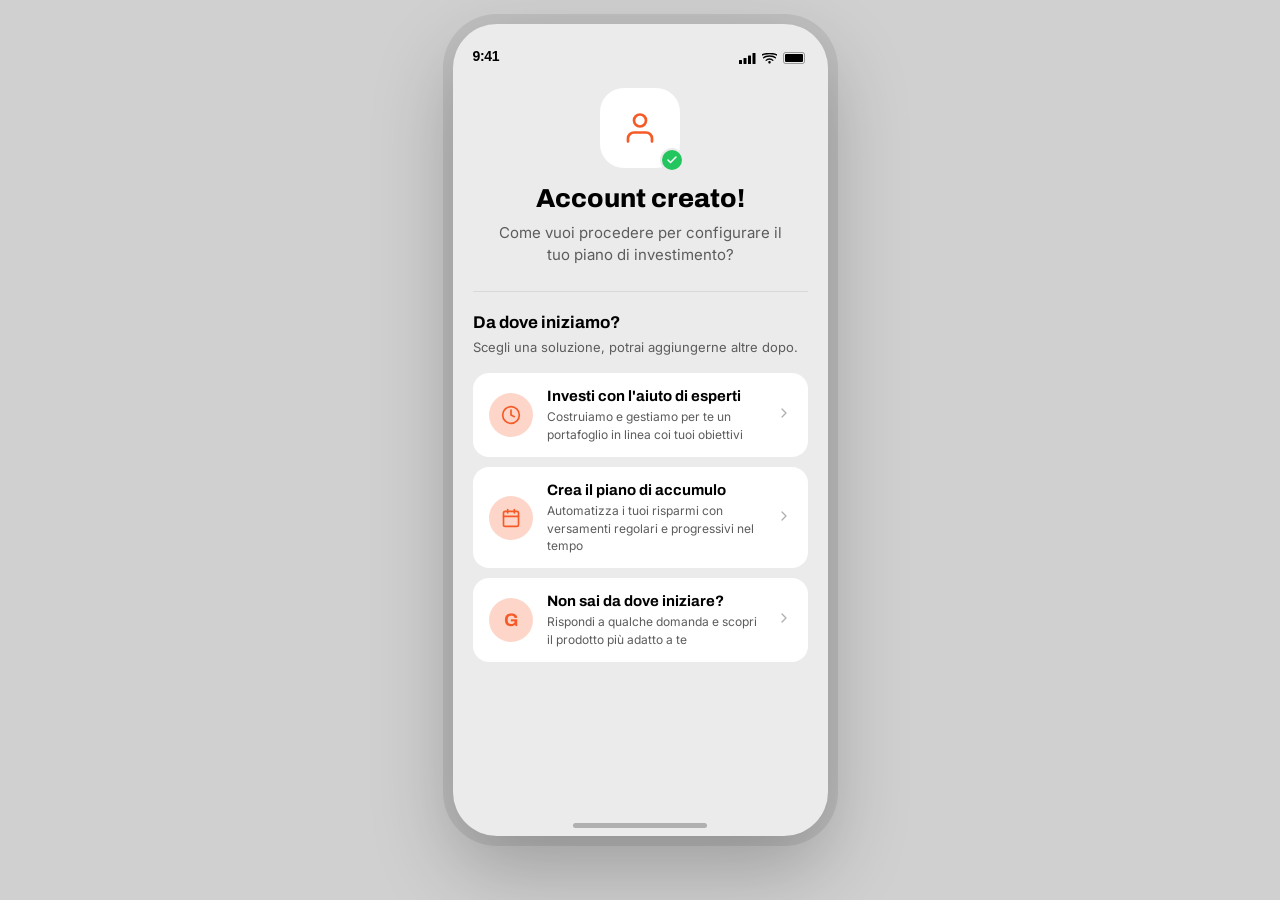
<file: scelta.html>
<!DOCTYPE html>
<html lang="it">
<head>
  <meta charset="UTF-8" />
  <meta name="viewport" content="width=device-width, initial-scale=1.0" />
  <title>Scelta Piano – Gimme5</title>
  <link rel="preconnect" href="https://fonts.googleapis.com" />
  <link href="https://fonts.googleapis.com/css2?family=Archivo:wght@400;600;700;800&family=Inter:wght@400;500;600&display=swap" rel="stylesheet" />
  <style>
    *, *::before, *::after { box-sizing: border-box; margin: 0; padding: 0; }

    body {
      background: #d0d0d0;
      min-height: 100vh;
      display: flex;
      flex-direction: column;
      align-items: center;
      justify-content: flex-start;
      padding: 24px 16px 40px;
      font-family: 'Inter', sans-serif;
    }

    /* Phone frame */
    .phone {
      width: 375px;
      height: 812px;
      background: #ebebeb;
      border-radius: 44px;
      overflow: hidden;
      position: relative;
      box-shadow: 0 32px 80px rgba(0,0,0,.25), 0 0 0 10px #c0c0c0;
      flex-shrink: 0;
      display: flex;
      flex-direction: column;
    }

    /* Status bar */
    .status-bar {
      height: 44px;
      display: flex;
      justify-content: space-between;
      align-items: flex-end;
      padding: 0 20px 4px;
      flex-shrink: 0;
    }
    .status-time {
      font-size: 14px;
      font-weight: 600;
      color: #000;
      font-family: -apple-system, sans-serif;
      letter-spacing: -0.3px;
    }
    .status-icons { display: flex; gap: 6px; align-items: center; }

    /* Screen */
    .screen {
      flex: 1;
      overflow-y: auto;
      display: flex;
      flex-direction: column;
    }

    /* Header section */
    .header-section {
      padding: 20px 20px 0;
      display: flex;
      flex-direction: column;
      align-items: center;
      text-align: center;
    }

    .account-icon-wrap {
      position: relative;
      width: 80px; height: 80px;
      background: #ffffff;
      border-radius: 24px;
      display: flex; align-items: center; justify-content: center;
      margin-bottom: 16px;
    }
    .check-badge {
      position: absolute;
      bottom: -4px; right: -4px;
      width: 24px; height: 24px;
      background: #22c55e;
      border-radius: 50%;
      display: flex; align-items: center; justify-content: center;
      border: 2px solid #ebebeb;
    }

    .screen-title {
      font-family: 'Archivo', sans-serif;
      font-size: 26px; font-weight: 800;
      color: #000000;
      margin-bottom: 8px;
      line-height: 1.15;
    }
    .screen-sub {
      font-size: 15px;
      color: #5c5c5c;
      line-height: 1.5;
      margin-bottom: 24px;
      max-width: 290px;
    }

    /* Divider */
    .divider {
      height: 1px;
      background: #d8d8d8;
      margin: 0 20px 20px;
    }

    /* Question */
    .question-section {
      padding: 0 20px 16px;
    }
    .question-title {
      font-family: 'Archivo', sans-serif;
      font-size: 17px; font-weight: 700;
      color: #000000;
      margin-bottom: 4px;
      line-height: 1.3;
    }
    .question-sub {
      font-size: 13px;
      color: #5c5c5c;
      line-height: 1.5;
    }

    /* Cards */
    .cards {
      padding: 0 20px 40px;
      display: flex;
      flex-direction: column;
      gap: 10px;
    }

    .card {
      background: #ffffff;
      border-radius: 16px;
      padding: 14px 16px;
      display: flex;
      align-items: center;
      gap: 14px;
      cursor: pointer;
      transition: background 0.15s;
      text-decoration: none;
    }
    .card:hover { background: #f5f5f5; }
    .card.featured {
      background: #ffffff;
    }
    .card.featured:hover { background: #f5f5f5; }

    .card-icon {
      width: 44px; height: 44px;
      border-radius: 50%;
      background: #fdd6c9;
      display: flex; align-items: center; justify-content: center;
      flex-shrink: 0;
    }

    .card-text { flex: 1; min-width: 0; }
    .card-title {
      font-family: 'Archivo', sans-serif;
      font-size: 15px; font-weight: 700;
      color: #000000;
      margin-bottom: 3px;
      line-height: 1.2;
    }
    .card-sub {
      font-size: 12px;
      color: #5c5c5c;
      line-height: 1.45;
    }

    .card-chevron { flex-shrink: 0; }

    .card-avatar {
      width: 44px; height: 44px;
      border-radius: 50%;
      background: #fdd6c9;
      display: flex; align-items: center; justify-content: center;
      font-size: 18px; font-weight: 700; color: #f55a27;
      font-family: 'Archivo', sans-serif;
      flex-shrink: 0;
    }

    /* Home indicator */
    .home-indicator {
      height: 34px;
      display: flex; align-items: flex-end; justify-content: center;
      padding-bottom: 8px;
      flex-shrink: 0;
    }
    .home-bar {
      width: 134px; height: 5px;
      border-radius: 999px;
      background: #b0b0b0;
    }
  </style>
</head>
<body>

  <div class="phone">
    <!-- Status bar -->
    <div class="status-bar">
      <div class="status-time">9:41</div>
      <div class="status-icons">
        <svg width="17" height="11" viewBox="0 0 17 11" fill="none">
          <rect x="0" y="7" width="3" height="4" rx="0.5" fill="#000"/>
          <rect x="4.5" y="5" width="3" height="6" rx="0.5" fill="#000"/>
          <rect x="9" y="2.5" width="3" height="8.5" rx="0.5" fill="#000"/>
          <rect x="13.5" y="0" width="3" height="11" rx="0.5" fill="#000"/>
        </svg>
        <svg width="15" height="11" viewBox="0 0 15 11" fill="none">
          <path d="M7.5 10.5C8.19 10.5 8.75 9.94 8.75 9.25C8.75 8.56 8.19 8 7.5 8C6.81 8 6.25 8.56 6.25 9.25C6.25 9.94 6.81 10.5 7.5 10.5Z" fill="#000"/>
          <path d="M4.11 7.36C4.79 6.54 5.95 5.98 7.5 5.98C9.05 5.98 10.21 6.54 10.89 7.36" stroke="#000" stroke-width="1.3" stroke-linecap="round"/>
          <path d="M1.5 4.86C2.83 3.36 4.87 3 7.5 3C10.13 3 12.17 3.36 13.5 4.86" stroke="#000" stroke-width="1.3" stroke-linecap="round"/>
          <path d="M-0.25 2.24C1.62 0.47 4.19 0.5 7.5 0.5C10.81 0.5 13.38 0.47 15.25 2.24" stroke="#000" stroke-width="1.3" stroke-linecap="round"/>
        </svg>
        <svg width="25" height="12" viewBox="0 0 25 12" fill="none">
          <rect x="0.5" y="0.5" width="21" height="11" rx="2" stroke="#000" stroke-opacity="0.35"/>
          <rect x="2" y="2" width="18" height="8" rx="1" fill="#000"/>
        </svg>
      </div>
    </div>

    <!-- Screen content -->
    <div class="screen">

      <!-- Header -->
      <div class="header-section">

        <!-- Account icon -->
        <div class="account-icon-wrap">
          <svg width="36" height="36" viewBox="0 0 24 24" fill="none" stroke="#f55a27" stroke-width="1.8" stroke-linecap="round" stroke-linejoin="round">
            <path d="M20 21v-2a4 4 0 0 0-4-4H8a4 4 0 0 0-4 4v2"/>
            <circle cx="12" cy="7" r="4"/>
          </svg>
          <div class="check-badge">
            <svg width="12" height="12" viewBox="0 0 24 24" fill="none" stroke="#fff" stroke-width="3" stroke-linecap="round" stroke-linejoin="round">
              <polyline points="20 6 9 17 4 12"/>
            </svg>
          </div>
        </div>

        <div class="screen-title">Account creato!</div>
        <div class="screen-sub">Come vuoi procedere per configurare il tuo piano di investimento?</div>
      </div>

      <div class="divider"></div>

      <!-- Question -->
      <div class="question-section">
        <div class="question-title">Da dove iniziamo?</div>
        <div class="question-sub">Scegli una soluzione, potrai aggiungerne altre dopo.</div>
      </div>

      <!-- Cards -->
      <div class="cards">

        <!-- Card 1 -->
        <a class="card" href="#">
          <div class="card-icon">
            <svg width="20" height="20" viewBox="0 0 24 24" fill="none" stroke="#f55a27" stroke-width="2" stroke-linecap="round" stroke-linejoin="round">
              <circle cx="12" cy="12" r="10"/>
              <polyline points="12 6 12 12 16 14"/>
            </svg>
          </div>
          <div class="card-text">
            <div class="card-title">Investi con l'aiuto di esperti</div>
            <div class="card-sub">Costruiamo e gestiamo per te un portafoglio in linea coi tuoi obiettivi</div>
          </div>
          <div class="card-chevron">
            <svg width="16" height="16" viewBox="0 0 24 24" fill="none" stroke="#b0b0b0" stroke-width="2" stroke-linecap="round" stroke-linejoin="round">
              <path d="m9 18 6-6-6-6"/>
            </svg>
          </div>
        </a>

        <!-- Card 2 -->
        <a class="card" href="#">
          <div class="card-icon">
            <svg width="20" height="20" viewBox="0 0 24 24" fill="none" stroke="#f55a27" stroke-width="2" stroke-linecap="round" stroke-linejoin="round">
              <rect x="3" y="4" width="18" height="18" rx="2" ry="2"/>
              <line x1="16" y1="2" x2="16" y2="6"/>
              <line x1="8" y1="2" x2="8" y2="6"/>
              <line x1="3" y1="10" x2="21" y2="10"/>
            </svg>
          </div>
          <div class="card-text">
            <div class="card-title">Crea il piano di accumulo</div>
            <div class="card-sub">Automatizza i tuoi risparmi con versamenti regolari e progressivi nel tempo</div>
          </div>
          <div class="card-chevron">
            <svg width="16" height="16" viewBox="0 0 24 24" fill="none" stroke="#b0b0b0" stroke-width="2" stroke-linecap="round" stroke-linejoin="round">
              <path d="m9 18 6-6-6-6"/>
            </svg>
          </div>
        </a>

        <!-- Card 3 — featured -->
        <a class="card featured" href="#">
          <div class="card-avatar">G</div>
          <div class="card-text">
            <div class="card-title">Non sai da dove iniziare?</div>
            <div class="card-sub">Rispondi a qualche domanda e scopri il prodotto più adatto a te</div>
          </div>
          <div class="card-chevron">
            <svg width="16" height="16" viewBox="0 0 24 24" fill="none" stroke="#b0b0b0" stroke-width="2" stroke-linecap="round" stroke-linejoin="round">
              <path d="m9 18 6-6-6-6"/>
            </svg>
          </div>
        </a>

      </div>
    </div>

    <!-- Home indicator -->
    <div class="home-indicator">
      <div class="home-bar"></div>
    </div>
  </div>

</body>
</html>
</file>
